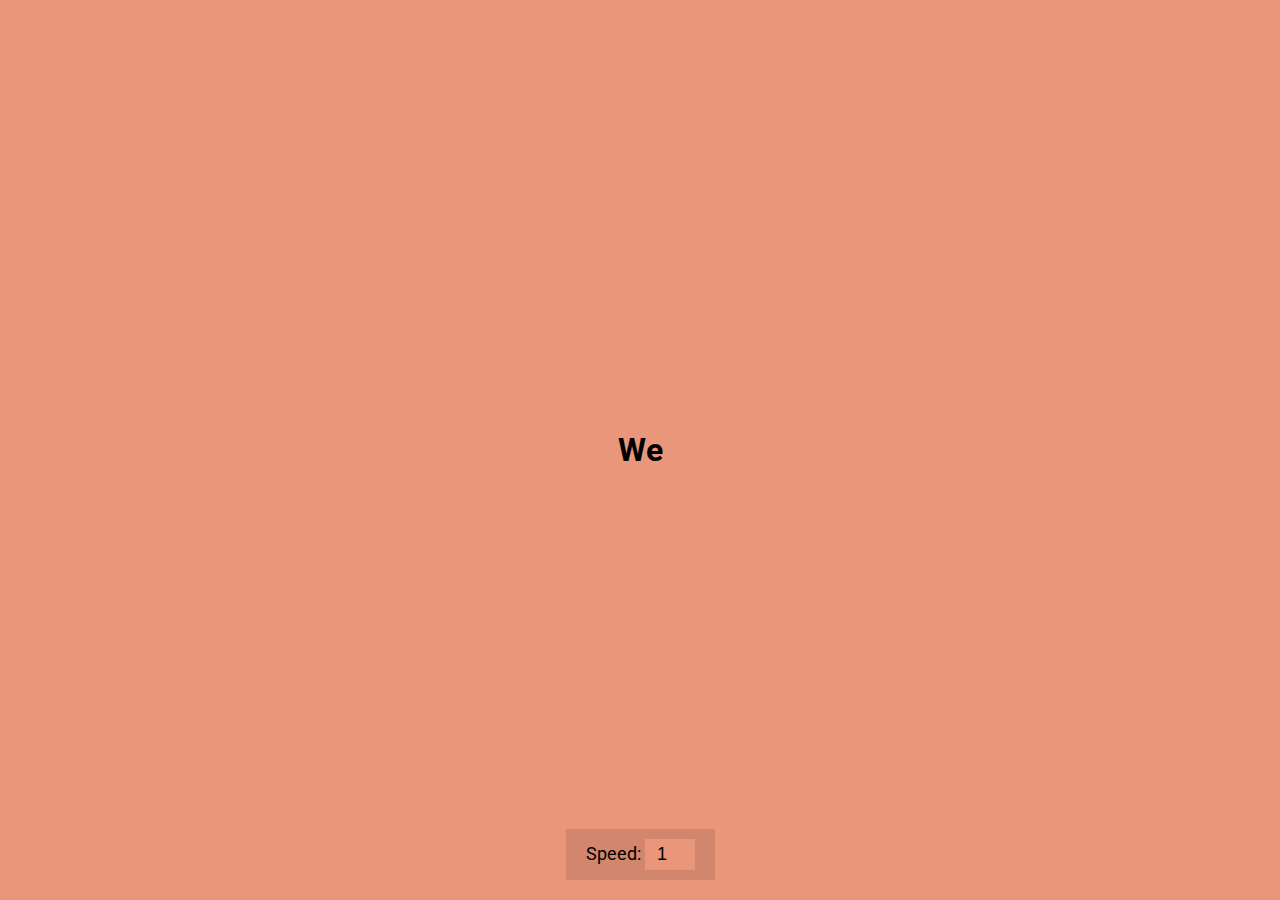
<file: 005_Text-Effect/index.html>
<!DOCTYPE html>
<html lang="en">
  <head>
    <meta charset="UTF-8" />
    <meta name="viewport" content="width=device-width, initial-scale=1.0" />
    <link rel="stylesheet" href="style.css" />
    <title>Auto Text Effect</title>
  </head>
  <body>
    <h1 id="text">Starting...</h1>

    <div>
      <label for="speed">Speed:</label>
      <input type="number" name="speed" id="speed" value="1" min="1" max="10" step="1">
    </div>

    <script src="script.js"></script>
  </body>
</html>
</file>
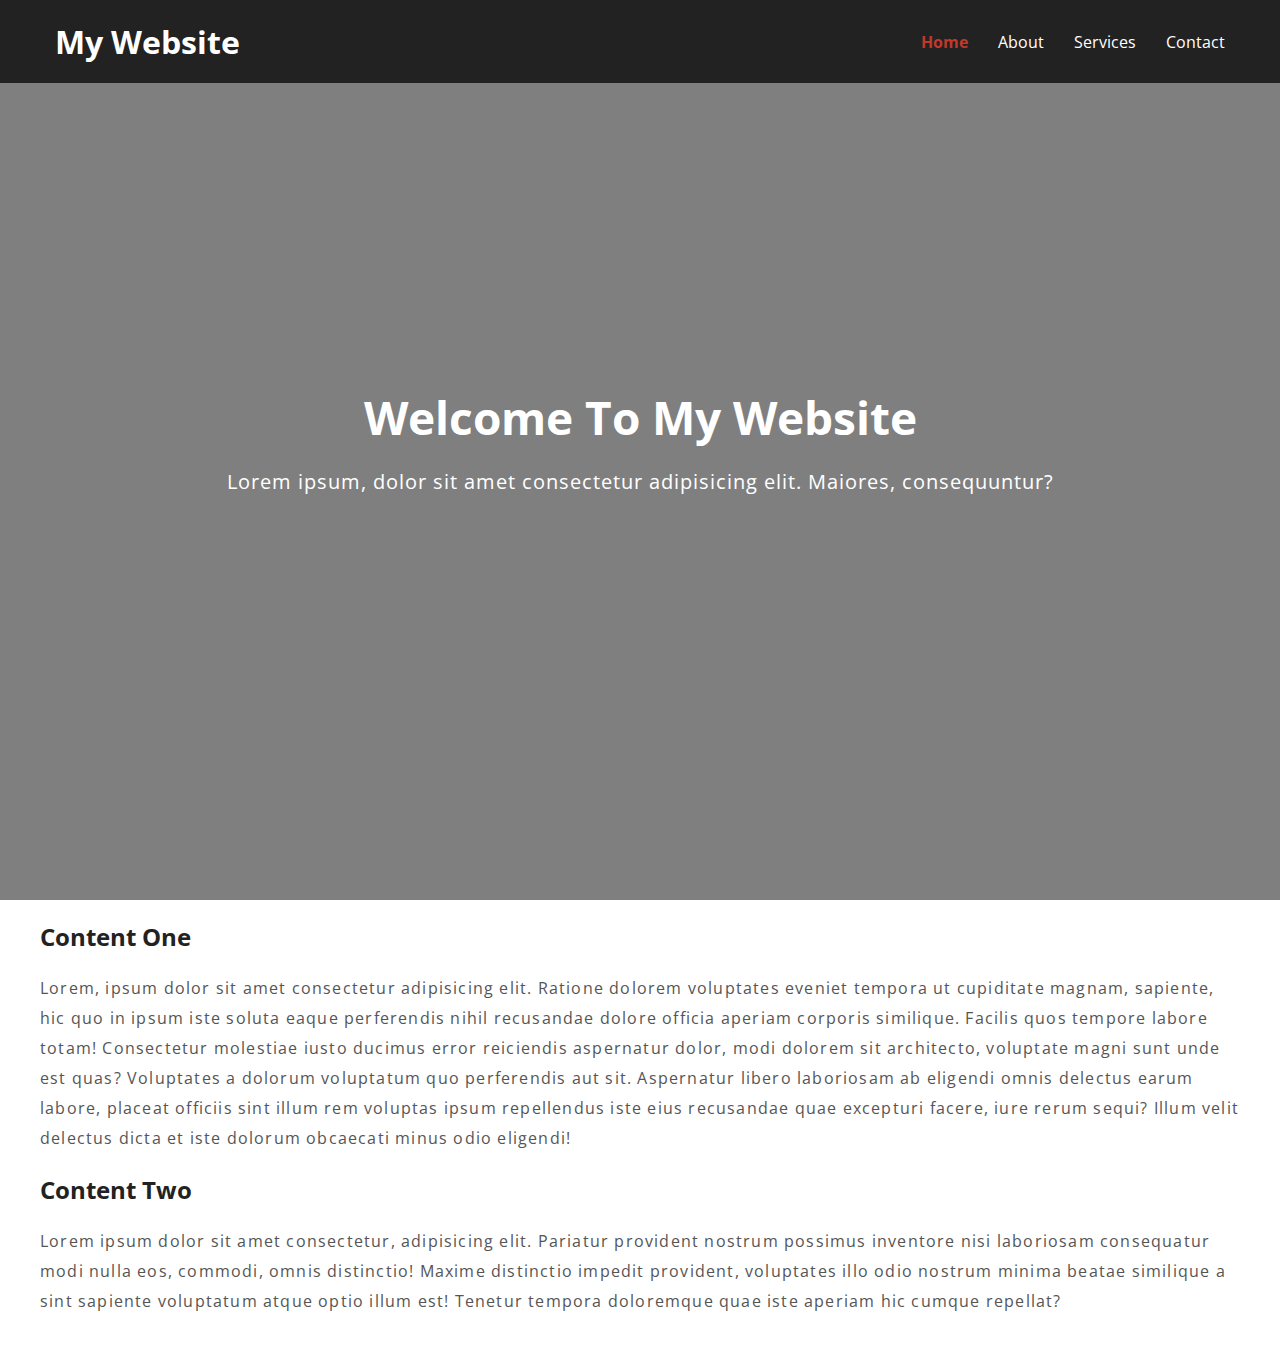
<file: 006_NavBar/index.html>
<!DOCTYPE html>
<html lang="en">
  <head>
    <meta charset="UTF-8" />
    <meta name="viewport" content="width=device-width, initial-scale=1.0" />
    <link rel="stylesheet" href="style.css" />
    <title>Sticky Navigation</title>
  </head>
  <body>
    <nav class="nav">
      <div class="container">
        <h1 class="logo"><a href="/index.html">My Website</a></h1>
        <ul>
          <li><a href="#" class="current">Home</a></li>
          <li><a href="#">About</a></li>
          <li><a href="#">Services</a></li>
          <li><a href="#">Contact</a></li>
        </ul>
      </div>
    </nav>

    <div class="hero">
      <div class="container">
        <h1>Welcome To My Website</h1>
        <p>Lorem ipsum, dolor sit amet consectetur adipisicing elit. Maiores, consequuntur?</p>
      </div>
    </div>

    <section class="container content">
      <h2>Content One</h2>
      <p>Lorem, ipsum dolor sit amet consectetur adipisicing elit. Ratione dolorem voluptates eveniet tempora ut cupiditate magnam, sapiente, hic quo in ipsum iste soluta eaque perferendis nihil recusandae dolore officia aperiam corporis similique. Facilis quos tempore labore totam! Consectetur molestiae iusto ducimus error reiciendis aspernatur dolor, modi dolorem sit architecto, voluptate magni sunt unde est quas? Voluptates a dolorum voluptatum quo perferendis aut sit. Aspernatur libero laboriosam ab eligendi omnis delectus earum labore, placeat officiis sint illum rem voluptas ipsum repellendus iste eius recusandae quae excepturi facere, iure rerum sequi? Illum velit delectus dicta et iste dolorum obcaecati minus odio eligendi!</p>

      <h3>Content Two</h3>
      <p>Lorem ipsum dolor sit amet consectetur, adipisicing elit. Pariatur provident nostrum possimus inventore nisi laboriosam consequatur modi nulla eos, commodi, omnis distinctio! Maxime distinctio impedit provident, voluptates illo odio nostrum minima beatae similique a sint sapiente voluptatum atque optio illum est! Tenetur tempora doloremque quae iste aperiam hic cumque repellat?</p>
    </section>

    <script src="script.js"></script>
  </body>
</html>
</file>
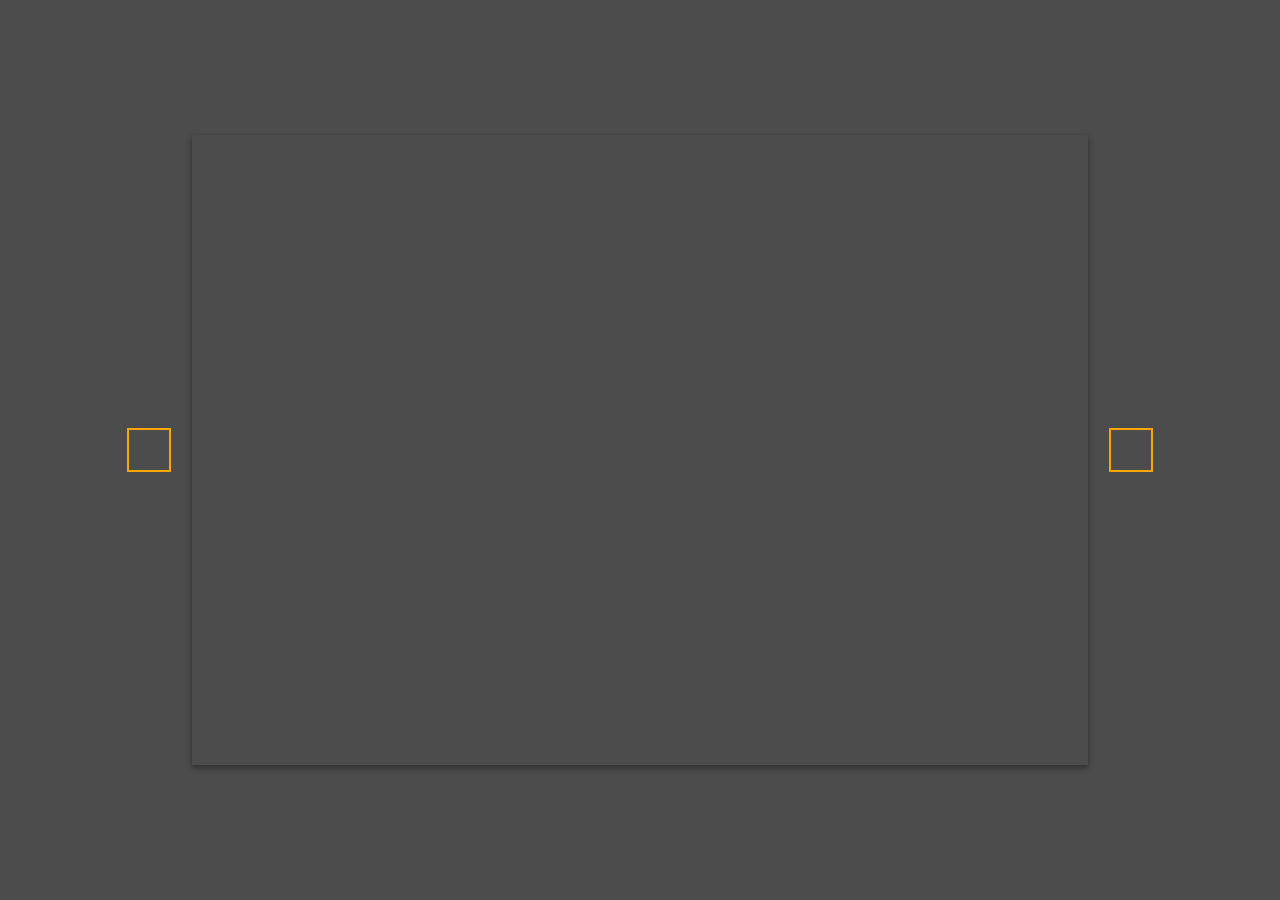
<file: 007_Slider/index.html>
<!DOCTYPE html>
<html lang="en">
  <head>
    <meta charset="UTF-8" />
    <meta name="viewport" content="width=device-width, initial-scale=1.0" />
    <link
      rel="stylesheet"
      href="https://cdnjs.cloudflare.com/ajax/libs/font-awesome/5.14.0/css/all.min.css"
      integrity="sha512-1PKOgIY59xJ8Co8+NE6FZ+LOAZKjy+KY8iq0G4B3CyeY6wYHN3yt9PW0XpSriVlkMXe40PTKnXrLnZ9+fkDaog=="
      crossorigin="anonymous"
    />
    <link rel="stylesheet" href="style.css" />
    <title>Background Slider</title>
  </head>
  <body>
    <div class="slider-container">
      <div
        class="slide active"
        style="
          background-image: url('https://images.unsplash.com/photo-1549880338-65ddcdfd017b?ixlib=rb-1.2.1&ixid=eyJhcHBfaWQiOjEyMDd9&auto=format&fit=crop&w=2100&q=80');
        "
      ></div>
      <div
        class="slide"
        style="
          background-image: url('https://images.unsplash.com/photo-1511593358241-7eea1f3c84e5?ixlib=rb-1.2.1&ixid=eyJhcHBfaWQiOjEyMDd9&auto=format&fit=crop&w=1934&q=80');
        "
      ></div>

      <div
        class="slide"
        style="
          background-image: url('https://images.unsplash.com/photo-1495467033336-2effd8753d51?ixlib=rb-1.2.1&ixid=eyJhcHBfaWQiOjEyMDd9&auto=format&fit=crop&w=2100&q=80');
        "
      ></div>

      <div
        class="slide"
        style="
          background-image: url('https://images.unsplash.com/photo-1522735338363-cc7313be0ae0?ixlib=rb-1.2.1&ixid=eyJhcHBfaWQiOjEyMDd9&auto=format&fit=crop&w=2689&q=80');
        "
      ></div>

      <div
        class="slide"
        style="
          background-image: url('https://images.unsplash.com/photo-1559087867-ce4c91325525?ixlib=rb-1.2.1&ixid=eyJhcHBfaWQiOjEyMDd9&auto=format&fit=crop&w=2100&q=80');
        "
      ></div>

      <button class="arrow left-arrow" id="left">
        <i class="fas fa-arrow-left"></i>
      </button>

      <button class="arrow right-arrow" id="right">
        <i class="fas fa-arrow-right"></i>
      </button>
    </div>
    <script src="script.js"></script>
  </body>
</html>
</file>
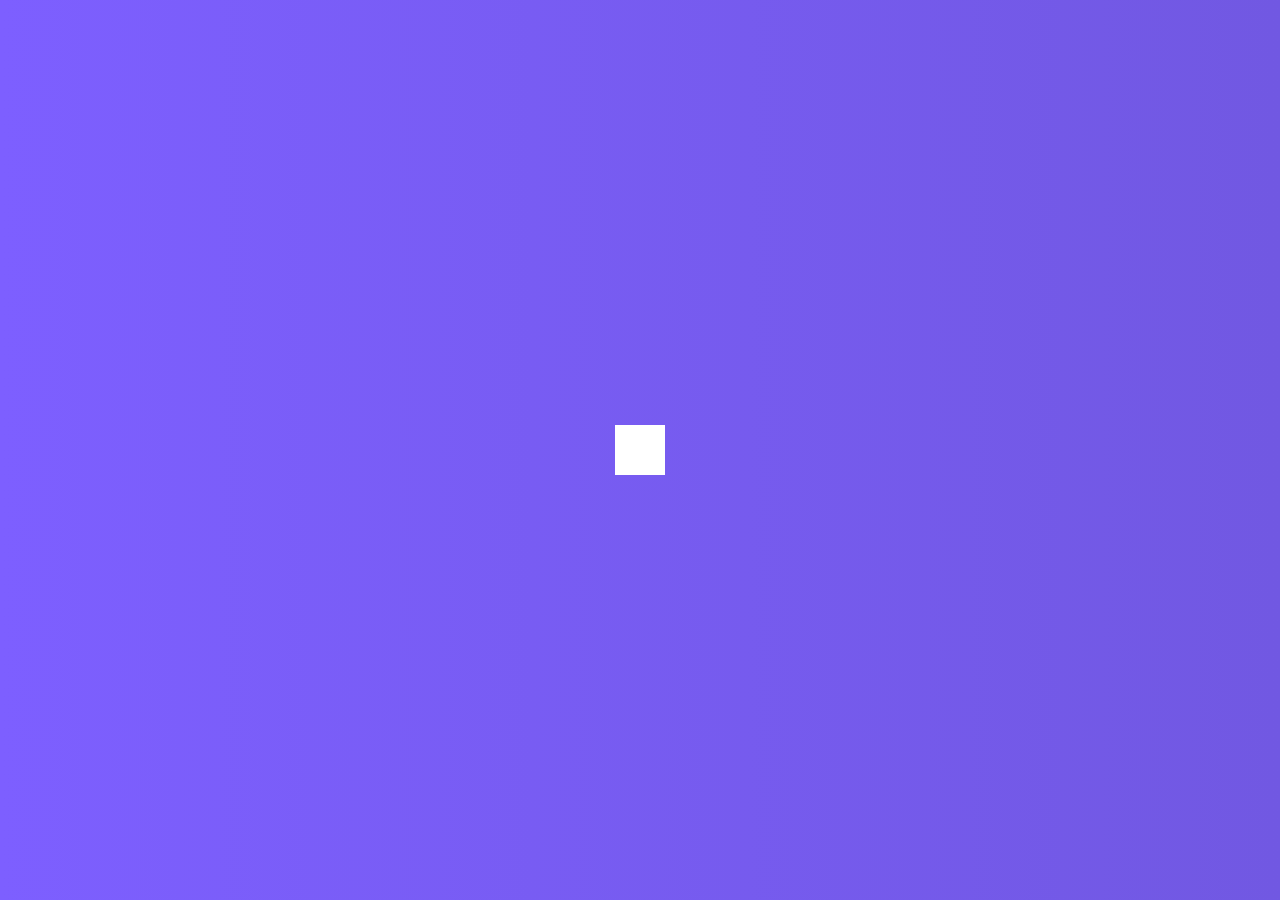
<file: 008_Search/index.html>
<!DOCTYPE html>
<html lang="en">
  <head>
    <meta charset="UTF-8" />
    <meta name="viewport" content="width=device-width, initial-scale=1.0" />
    <link rel="stylesheet" href="https://cdnjs.cloudflare.com/ajax/libs/font-awesome/5.14.0/css/all.min.css" integrity="sha512-1PKOgIY59xJ8Co8+NE6FZ+LOAZKjy+KY8iq0G4B3CyeY6wYHN3yt9PW0XpSriVlkMXe40PTKnXrLnZ9+fkDaog==" crossorigin="anonymous" />
    <link rel="stylesheet" href="style.css" />
    <title>Hidden Search</title>
  </head>
  <body>
    <div class="search">
      <input type="text" class="input" placeholder="Search...">
      <button class="btn">
        <i class="fas fa-search"></i>
      </button>
    </div>
    <script src="script.js"></script>
  </body>
</html>
</file>
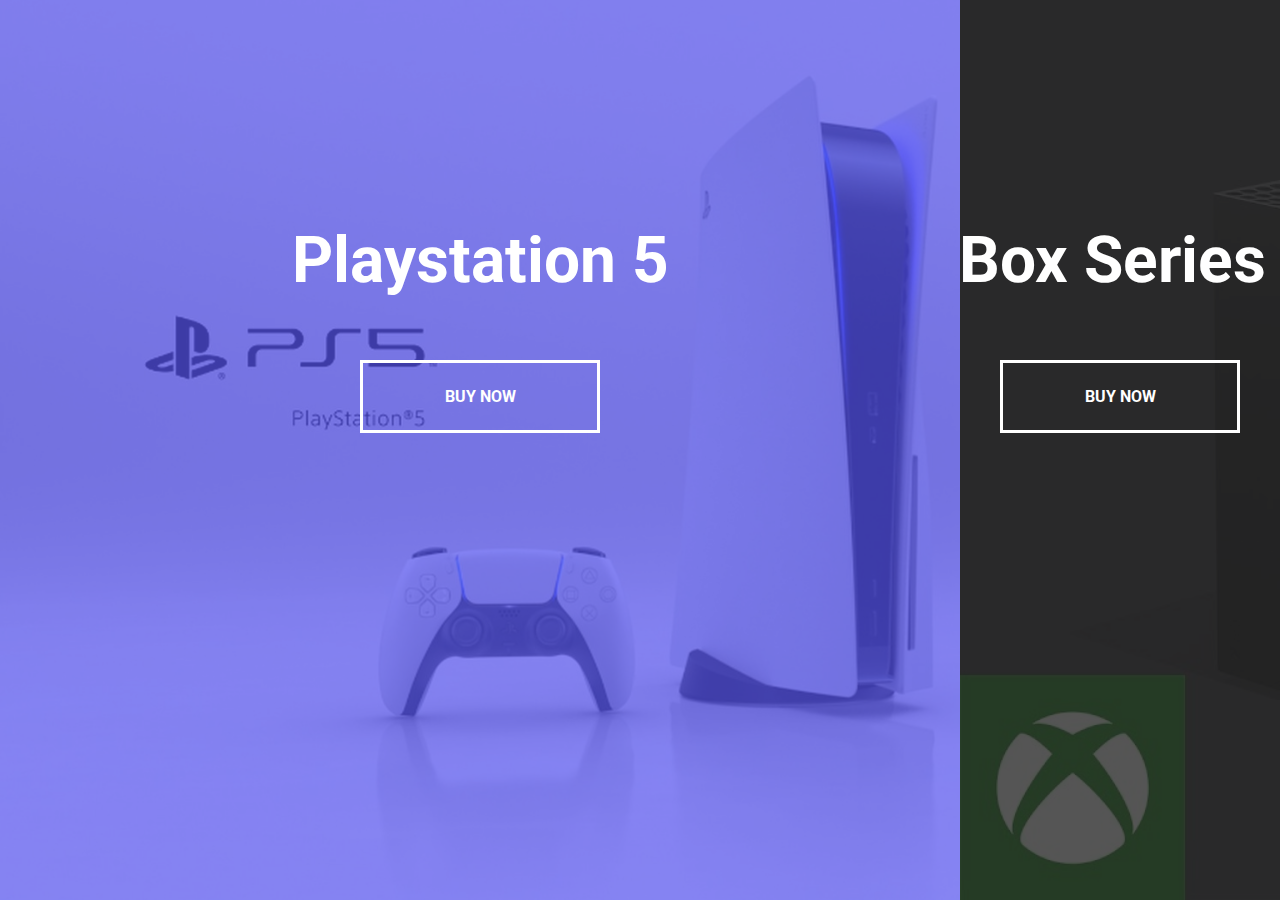
<file: 009_split-landing-page/index.html>
<!DOCTYPE html>
<html lang="en">
  <head>
    <meta charset="UTF-8" />
    <meta name="viewport" content="width=device-width, initial-scale=1.0" />
    <link rel="stylesheet" href="style.css" />
    <title>Split Landing Page
    </title>
  </head>
  <body>
    <div class="container">
      <div class="split left">
        <h1>Playstation 5</h1>
        <a href="#" class="btn">Buy Now</a>
      </div>
      <div class="split right">
        <h1>XBox Series X</h1>
        <a href="#" class="btn">Buy Now</a>
      </div>
    </div>

    <script src="script.js"></script>
  </body>
</html>
</file>
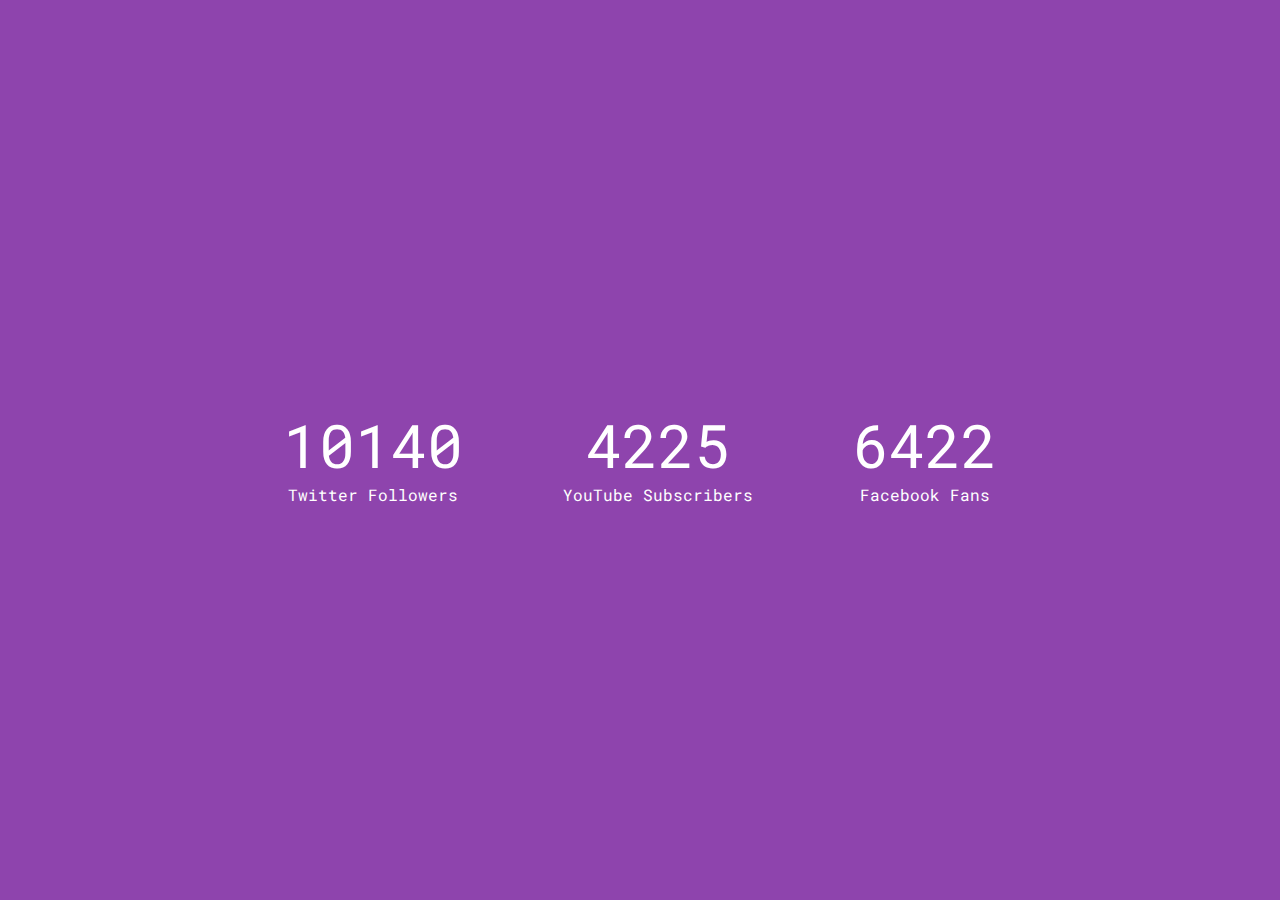
<file: 011_incrementing-counter/index.html>
<!DOCTYPE html>
<html lang="en">
  <head>
    <meta charset="UTF-8" />
    <meta name="viewport" content="width=device-width, initial-scale=1.0" />
    <link rel="stylesheet" href="https://cdnjs.cloudflare.com/ajax/libs/font-awesome/5.14.0/css/all.min.css" integrity="sha512-1PKOgIY59xJ8Co8+NE6FZ+LOAZKjy+KY8iq0G4B3CyeY6wYHN3yt9PW0XpSriVlkMXe40PTKnXrLnZ9+fkDaog==" crossorigin="anonymous" />
    <link rel="stylesheet" href="style.css" />
    <title>Increment Counter</title>
  </head>
  <body>
    <div class="counter-container">
      <i class="fab fa-twitter fa-3x"></i>
      <div class="counter" data-target="12000"></div>
      <span>Twitter Followers</span>
    </div>

    <div class="counter-container">
      <i class="fab fa-youtube fa-3x"></i>
      <div class="counter" data-target="5000"></div>
      <span>YouTube Subscribers</span>
    </div>

    <div class="counter-container">
      <i class="fab fa-facebook fa-3x"></i>
      <div class="counter" data-target="7500"></div>
      <span>Facebook Fans</span>
    </div>
    <script src="script.js"></script>
  </body>
</html>
</file>
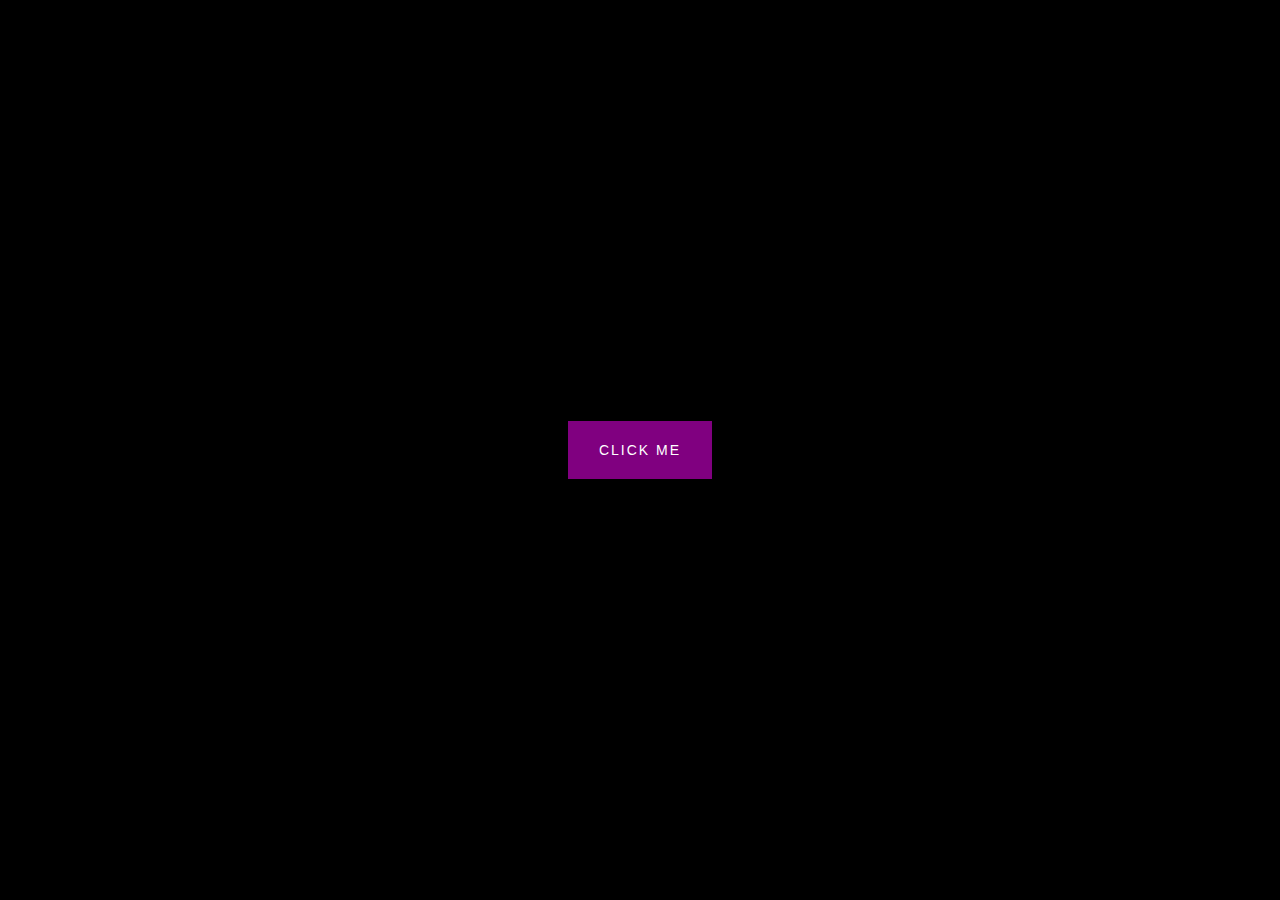
<file: 012_button-ripple-effect/index.html>
<!DOCTYPE html>
<html lang="en">
  <head>
    <meta charset="UTF-8" />
    <meta name="viewport" content="width=device-width, initial-scale=1.0" />
    <link rel="stylesheet" href="style.css" />
    <title>Button Ripple Effect</title>
  </head>
  <body>
    <button class="ripple">Click Me</button>
    <script src="script.js"></script>
  </body>
</html>
</file>
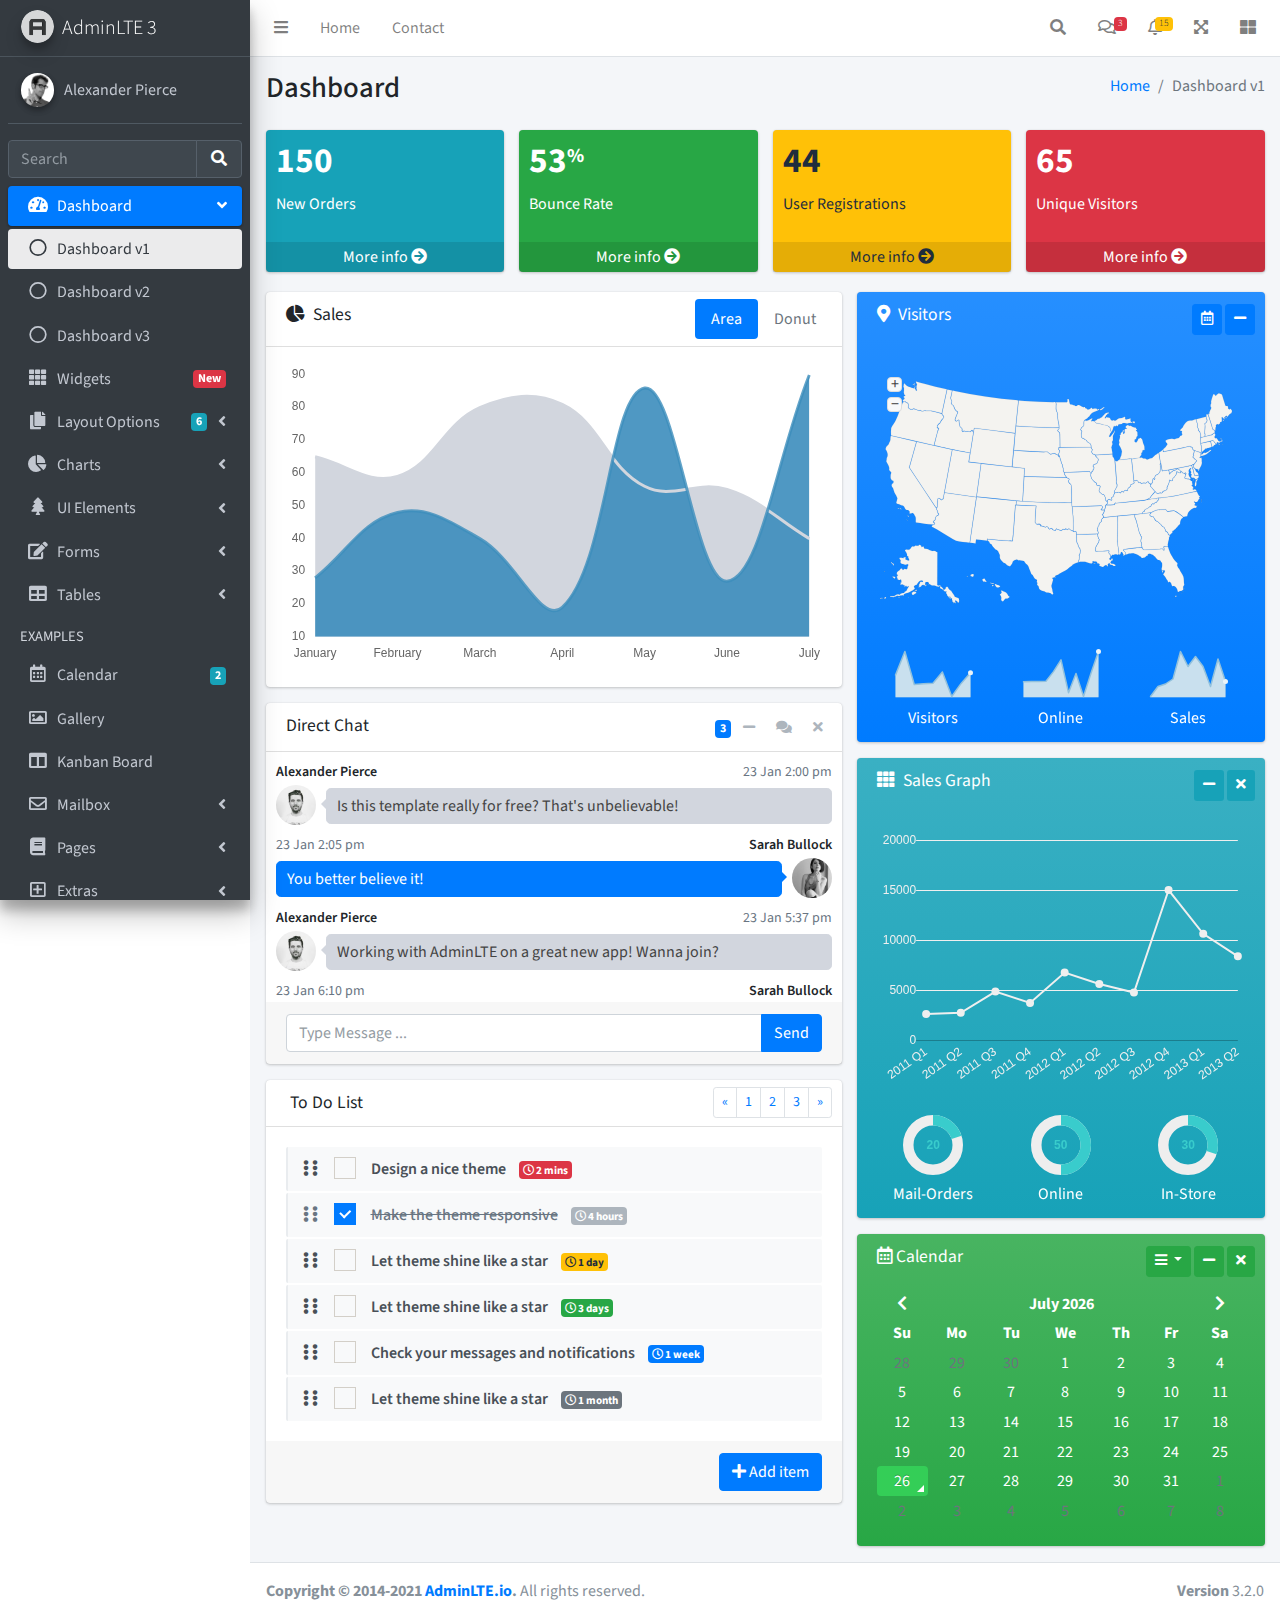
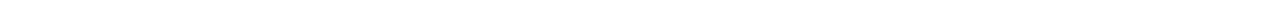
<file: 013_AdminLTE/index.html>
<!DOCTYPE html>
<html lang="en">
<head>
  <meta charset="utf-8">
  <meta name="viewport" content="width=device-width, initial-scale=1">
  <title>AdminLTE 3 | Dashboard</title>

  <!-- Google Font: Source Sans Pro -->
  <link rel="stylesheet" href="https://fonts.googleapis.com/css?family=Source+Sans+Pro:300,400,400i,700&display=fallback">
  <!-- Font Awesome -->
  <link rel="stylesheet" href="plugins/fontawesome-free/css/all.min.css">
  <!-- Ionicons -->
  <link rel="stylesheet" href="https://code.ionicframework.com/ionicons/2.0.1/css/ionicons.min.css">
  <!-- Tempusdominus Bootstrap 4 -->
  <link rel="stylesheet" href="plugins/tempusdominus-bootstrap-4/css/tempusdominus-bootstrap-4.min.css">
  <!-- iCheck -->
  <link rel="stylesheet" href="plugins/icheck-bootstrap/icheck-bootstrap.min.css">
  <!-- JQVMap -->
  <link rel="stylesheet" href="plugins/jqvmap/jqvmap.min.css">
  <!-- Theme style -->
  <link rel="stylesheet" href="dist/css/adminlte.min.css">
  <!-- overlayScrollbars -->
  <link rel="stylesheet" href="plugins/overlayScrollbars/css/OverlayScrollbars.min.css">
  <!-- Daterange picker -->
  <link rel="stylesheet" href="plugins/daterangepicker/daterangepicker.css">
  <!-- summernote -->
  <link rel="stylesheet" href="plugins/summernote/summernote-bs4.min.css">
</head>
<body class="hold-transition sidebar-mini layout-fixed">
<div class="wrapper">

  <!-- Preloader -->
  <div class="preloader flex-column justify-content-center align-items-center">
    <img class="animation__shake" src="dist/img/AdminLTELogo.png" alt="AdminLTELogo" height="60" width="60">
  </div>

  <!-- Navbar -->
  <nav class="main-header navbar navbar-expand navbar-white navbar-light">
    <!-- Left navbar links -->
    <ul class="navbar-nav">
      <li class="nav-item">
        <a class="nav-link" data-widget="pushmenu" href="#" role="button"><i class="fas fa-bars"></i></a>
      </li>
      <li class="nav-item d-none d-sm-inline-block">
        <a href="index3.html" class="nav-link">Home</a>
      </li>
      <li class="nav-item d-none d-sm-inline-block">
        <a href="#" class="nav-link">Contact</a>
      </li>
    </ul>

    <!-- Right navbar links -->
    <ul class="navbar-nav ml-auto">
      <!-- Navbar Search -->
      <li class="nav-item">
        <a class="nav-link" data-widget="navbar-search" href="#" role="button">
          <i class="fas fa-search"></i>
        </a>
        <div class="navbar-search-block">
          <form class="form-inline">
            <div class="input-group input-group-sm">
              <input class="form-control form-control-navbar" type="search" placeholder="Search" aria-label="Search">
              <div class="input-group-append">
                <button class="btn btn-navbar" type="submit">
                  <i class="fas fa-search"></i>
                </button>
                <button class="btn btn-navbar" type="button" data-widget="navbar-search">
                  <i class="fas fa-times"></i>
                </button>
              </div>
            </div>
          </form>
        </div>
      </li>

      <!-- Messages Dropdown Menu -->
      <li class="nav-item dropdown">
        <a class="nav-link" data-toggle="dropdown" href="#">
          <i class="far fa-comments"></i>
          <span class="badge badge-danger navbar-badge">3</span>
        </a>
        <div class="dropdown-menu dropdown-menu-lg dropdown-menu-right">
          <a href="#" class="dropdown-item">
            <!-- Message Start -->
            <div class="media">
              <img src="dist/img/user1-128x128.jpg" alt="User Avatar" class="img-size-50 mr-3 img-circle">
              <div class="media-body">
                <h3 class="dropdown-item-title">
                  Brad Diesel
                  <span class="float-right text-sm text-danger"><i class="fas fa-star"></i></span>
                </h3>
                <p class="text-sm">Call me whenever you can...</p>
                <p class="text-sm text-muted"><i class="far fa-clock mr-1"></i> 4 Hours Ago</p>
              </div>
            </div>
            <!-- Message End -->
          </a>
          <div class="dropdown-divider"></div>
          <a href="#" class="dropdown-item">
            <!-- Message Start -->
            <div class="media">
              <img src="dist/img/user8-128x128.jpg" alt="User Avatar" class="img-size-50 img-circle mr-3">
              <div class="media-body">
                <h3 class="dropdown-item-title">
                  John Pierce
                  <span class="float-right text-sm text-muted"><i class="fas fa-star"></i></span>
                </h3>
                <p class="text-sm">I got your message bro</p>
                <p class="text-sm text-muted"><i class="far fa-clock mr-1"></i> 4 Hours Ago</p>
              </div>
            </div>
            <!-- Message End -->
          </a>
          <div class="dropdown-divider"></div>
          <a href="#" class="dropdown-item">
            <!-- Message Start -->
            <div class="media">
              <img src="dist/img/user3-128x128.jpg" alt="User Avatar" class="img-size-50 img-circle mr-3">
              <div class="media-body">
                <h3 class="dropdown-item-title">
                  Nora Silvester
                  <span class="float-right text-sm text-warning"><i class="fas fa-star"></i></span>
                </h3>
                <p class="text-sm">The subject goes here</p>
                <p class="text-sm text-muted"><i class="far fa-clock mr-1"></i> 4 Hours Ago</p>
              </div>
            </div>
            <!-- Message End -->
          </a>
          <div class="dropdown-divider"></div>
          <a href="#" class="dropdown-item dropdown-footer">See All Messages</a>
        </div>
      </li>
      <!-- Notifications Dropdown Menu -->
      <li class="nav-item dropdown">
        <a class="nav-link" data-toggle="dropdown" href="#">
          <i class="far fa-bell"></i>
          <span class="badge badge-warning navbar-badge">15</span>
        </a>
        <div class="dropdown-menu dropdown-menu-lg dropdown-menu-right">
          <span class="dropdown-item dropdown-header">15 Notifications</span>
          <div class="dropdown-divider"></div>
          <a href="#" class="dropdown-item">
            <i class="fas fa-envelope mr-2"></i> 4 new messages
            <span class="float-right text-muted text-sm">3 mins</span>
          </a>
          <div class="dropdown-divider"></div>
          <a href="#" class="dropdown-item">
            <i class="fas fa-users mr-2"></i> 8 friend requests
            <span class="float-right text-muted text-sm">12 hours</span>
          </a>
          <div class="dropdown-divider"></div>
          <a href="#" class="dropdown-item">
            <i class="fas fa-file mr-2"></i> 3 new reports
            <span class="float-right text-muted text-sm">2 days</span>
          </a>
          <div class="dropdown-divider"></div>
          <a href="#" class="dropdown-item dropdown-footer">See All Notifications</a>
        </div>
      </li>
      <li class="nav-item">
        <a class="nav-link" data-widget="fullscreen" href="#" role="button">
          <i class="fas fa-expand-arrows-alt"></i>
        </a>
      </li>
      <li class="nav-item">
        <a class="nav-link" data-widget="control-sidebar" data-controlsidebar-slide="true" href="#" role="button">
          <i class="fas fa-th-large"></i>
        </a>
      </li>
    </ul>
  </nav>
  <!-- /.navbar -->

  <!-- Main Sidebar Container -->
  <aside class="main-sidebar sidebar-dark-primary elevation-4">
    <!-- Brand Logo -->
    <a href="index3.html" class="brand-link">
      <img src="dist/img/AdminLTELogo.png" alt="AdminLTE Logo" class="brand-image img-circle elevation-3" style="opacity: .8">
      <span class="brand-text font-weight-light">AdminLTE 3</span>
    </a>

    <!-- Sidebar -->
    <div class="sidebar">
      <!-- Sidebar user panel (optional) -->
      <div class="user-panel mt-3 pb-3 mb-3 d-flex">
        <div class="image">
          <img src="dist/img/user2-160x160.jpg" class="img-circle elevation-2" alt="User Image">
        </div>
        <div class="info">
          <a href="#" class="d-block">Alexander Pierce</a>
        </div>
      </div>

      <!-- SidebarSearch Form -->
      <div class="form-inline">
        <div class="input-group" data-widget="sidebar-search">
          <input class="form-control form-control-sidebar" type="search" placeholder="Search" aria-label="Search">
          <div class="input-group-append">
            <button class="btn btn-sidebar">
              <i class="fas fa-search fa-fw"></i>
            </button>
          </div>
        </div>
      </div>

      <!-- Sidebar Menu -->
      <nav class="mt-2">
        <ul class="nav nav-pills nav-sidebar flex-column" data-widget="treeview" role="menu" data-accordion="false">
          <!-- Add icons to the links using the .nav-icon class
               with font-awesome or any other icon font library -->
          <li class="nav-item menu-open">
            <a href="#" class="nav-link active">
              <i class="nav-icon fas fa-tachometer-alt"></i>
              <p>
                Dashboard
                <i class="right fas fa-angle-left"></i>
              </p>
            </a>
            <ul class="nav nav-treeview">
              <li class="nav-item">
                <a href="./index.html" class="nav-link active">
                  <i class="far fa-circle nav-icon"></i>
                  <p>Dashboard v1</p>
                </a>
              </li>
              <li class="nav-item">
                <a href="./index2.html" class="nav-link">
                  <i class="far fa-circle nav-icon"></i>
                  <p>Dashboard v2</p>
                </a>
              </li>
              <li class="nav-item">
                <a href="./index3.html" class="nav-link">
                  <i class="far fa-circle nav-icon"></i>
                  <p>Dashboard v3</p>
                </a>
              </li>
            </ul>
          </li>
          <li class="nav-item">
            <a href="pages/widgets.html" class="nav-link">
              <i class="nav-icon fas fa-th"></i>
              <p>
                Widgets
                <span class="right badge badge-danger">New</span>
              </p>
            </a>
          </li>
          <li class="nav-item">
            <a href="#" class="nav-link">
              <i class="nav-icon fas fa-copy"></i>
              <p>
                Layout Options
                <i class="fas fa-angle-left right"></i>
                <span class="badge badge-info right">6</span>
              </p>
            </a>
            <ul class="nav nav-treeview">
              <li class="nav-item">
                <a href="pages/layout/top-nav.html" class="nav-link">
                  <i class="far fa-circle nav-icon"></i>
                  <p>Top Navigation</p>
                </a>
              </li>
              <li class="nav-item">
                <a href="pages/layout/top-nav-sidebar.html" class="nav-link">
                  <i class="far fa-circle nav-icon"></i>
                  <p>Top Navigation + Sidebar</p>
                </a>
              </li>
              <li class="nav-item">
                <a href="pages/layout/boxed.html" class="nav-link">
                  <i class="far fa-circle nav-icon"></i>
                  <p>Boxed</p>
                </a>
              </li>
              <li class="nav-item">
                <a href="pages/layout/fixed-sidebar.html" class="nav-link">
                  <i class="far fa-circle nav-icon"></i>
                  <p>Fixed Sidebar</p>
                </a>
              </li>
              <li class="nav-item">
                <a href="pages/layout/fixed-sidebar-custom.html" class="nav-link">
                  <i class="far fa-circle nav-icon"></i>
                  <p>Fixed Sidebar <small>+ Custom Area</small></p>
                </a>
              </li>
              <li class="nav-item">
                <a href="pages/layout/fixed-topnav.html" class="nav-link">
                  <i class="far fa-circle nav-icon"></i>
                  <p>Fixed Navbar</p>
                </a>
              </li>
              <li class="nav-item">
                <a href="pages/layout/fixed-footer.html" class="nav-link">
                  <i class="far fa-circle nav-icon"></i>
                  <p>Fixed Footer</p>
                </a>
              </li>
              <li class="nav-item">
                <a href="pages/layout/collapsed-sidebar.html" class="nav-link">
                  <i class="far fa-circle nav-icon"></i>
                  <p>Collapsed Sidebar</p>
                </a>
              </li>
            </ul>
          </li>
          <li class="nav-item">
            <a href="#" class="nav-link">
              <i class="nav-icon fas fa-chart-pie"></i>
              <p>
                Charts
                <i class="right fas fa-angle-left"></i>
              </p>
            </a>
            <ul class="nav nav-treeview">
              <li class="nav-item">
                <a href="pages/charts/chartjs.html" class="nav-link">
                  <i class="far fa-circle nav-icon"></i>
                  <p>ChartJS</p>
                </a>
              </li>
              <li class="nav-item">
                <a href="pages/charts/flot.html" class="nav-link">
                  <i class="far fa-circle nav-icon"></i>
                  <p>Flot</p>
                </a>
              </li>
              <li class="nav-item">
                <a href="pages/charts/inline.html" class="nav-link">
                  <i class="far fa-circle nav-icon"></i>
                  <p>Inline</p>
                </a>
              </li>
              <li class="nav-item">
                <a href="pages/charts/uplot.html" class="nav-link">
                  <i class="far fa-circle nav-icon"></i>
                  <p>uPlot</p>
                </a>
              </li>
            </ul>
          </li>
          <li class="nav-item">
            <a href="#" class="nav-link">
              <i class="nav-icon fas fa-tree"></i>
              <p>
                UI Elements
                <i class="fas fa-angle-left right"></i>
              </p>
            </a>
            <ul class="nav nav-treeview">
              <li class="nav-item">
                <a href="pages/UI/general.html" class="nav-link">
                  <i class="far fa-circle nav-icon"></i>
                  <p>General</p>
                </a>
              </li>
              <li class="nav-item">
                <a href="pages/UI/icons.html" class="nav-link">
                  <i class="far fa-circle nav-icon"></i>
                  <p>Icons</p>
                </a>
              </li>
              <li class="nav-item">
                <a href="pages/UI/buttons.html" class="nav-link">
                  <i class="far fa-circle nav-icon"></i>
                  <p>Buttons</p>
                </a>
              </li>
              <li class="nav-item">
                <a href="pages/UI/sliders.html" class="nav-link">
                  <i class="far fa-circle nav-icon"></i>
                  <p>Sliders</p>
                </a>
              </li>
              <li class="nav-item">
                <a href="pages/UI/modals.html" class="nav-link">
                  <i class="far fa-circle nav-icon"></i>
                  <p>Modals & Alerts</p>
                </a>
              </li>
              <li class="nav-item">
                <a href="pages/UI/navbar.html" class="nav-link">
                  <i class="far fa-circle nav-icon"></i>
                  <p>Navbar & Tabs</p>
                </a>
              </li>
              <li class="nav-item">
                <a href="pages/UI/timeline.html" class="nav-link">
                  <i class="far fa-circle nav-icon"></i>
                  <p>Timeline</p>
                </a>
              </li>
              <li class="nav-item">
                <a href="pages/UI/ribbons.html" class="nav-link">
                  <i class="far fa-circle nav-icon"></i>
                  <p>Ribbons</p>
                </a>
              </li>
            </ul>
          </li>
          <li class="nav-item">
            <a href="#" class="nav-link">
              <i class="nav-icon fas fa-edit"></i>
              <p>
                Forms
                <i class="fas fa-angle-left right"></i>
              </p>
            </a>
            <ul class="nav nav-treeview">
              <li class="nav-item">
                <a href="pages/forms/general.html" class="nav-link">
                  <i class="far fa-circle nav-icon"></i>
                  <p>General Elements</p>
                </a>
              </li>
              <li class="nav-item">
                <a href="pages/forms/advanced.html" class="nav-link">
                  <i class="far fa-circle nav-icon"></i>
                  <p>Advanced Elements</p>
                </a>
              </li>
              <li class="nav-item">
                <a href="pages/forms/editors.html" class="nav-link">
                  <i class="far fa-circle nav-icon"></i>
                  <p>Editors</p>
                </a>
              </li>
              <li class="nav-item">
                <a href="pages/forms/validation.html" class="nav-link">
                  <i class="far fa-circle nav-icon"></i>
                  <p>Validation</p>
                </a>
              </li>
            </ul>
          </li>
          <li class="nav-item">
            <a href="#" class="nav-link">
              <i class="nav-icon fas fa-table"></i>
              <p>
                Tables
                <i class="fas fa-angle-left right"></i>
              </p>
            </a>
            <ul class="nav nav-treeview">
              <li class="nav-item">
                <a href="pages/tables/simple.html" class="nav-link">
                  <i class="far fa-circle nav-icon"></i>
                  <p>Simple Tables</p>
                </a>
              </li>
              <li class="nav-item">
                <a href="pages/tables/data.html" class="nav-link">
                  <i class="far fa-circle nav-icon"></i>
                  <p>DataTables</p>
                </a>
              </li>
              <li class="nav-item">
                <a href="pages/tables/jsgrid.html" class="nav-link">
                  <i class="far fa-circle nav-icon"></i>
                  <p>jsGrid</p>
                </a>
              </li>
            </ul>
          </li>
          <li class="nav-header">EXAMPLES</li>
          <li class="nav-item">
            <a href="pages/calendar.html" class="nav-link">
              <i class="nav-icon far fa-calendar-alt"></i>
              <p>
                Calendar
                <span class="badge badge-info right">2</span>
              </p>
            </a>
          </li>
          <li class="nav-item">
            <a href="pages/gallery.html" class="nav-link">
              <i class="nav-icon far fa-image"></i>
              <p>
                Gallery
              </p>
            </a>
          </li>
          <li class="nav-item">
            <a href="pages/kanban.html" class="nav-link">
              <i class="nav-icon fas fa-columns"></i>
              <p>
                Kanban Board
              </p>
            </a>
          </li>
          <li class="nav-item">
            <a href="#" class="nav-link">
              <i class="nav-icon far fa-envelope"></i>
              <p>
                Mailbox
                <i class="fas fa-angle-left right"></i>
              </p>
            </a>
            <ul class="nav nav-treeview">
              <li class="nav-item">
                <a href="pages/mailbox/mailbox.html" class="nav-link">
                  <i class="far fa-circle nav-icon"></i>
                  <p>Inbox</p>
                </a>
              </li>
              <li class="nav-item">
                <a href="pages/mailbox/compose.html" class="nav-link">
                  <i class="far fa-circle nav-icon"></i>
                  <p>Compose</p>
                </a>
              </li>
              <li class="nav-item">
                <a href="pages/mailbox/read-mail.html" class="nav-link">
                  <i class="far fa-circle nav-icon"></i>
                  <p>Read</p>
                </a>
              </li>
            </ul>
          </li>
          <li class="nav-item">
            <a href="#" class="nav-link">
              <i class="nav-icon fas fa-book"></i>
              <p>
                Pages
                <i class="fas fa-angle-left right"></i>
              </p>
            </a>
            <ul class="nav nav-treeview">
              <li class="nav-item">
                <a href="pages/examples/invoice.html" class="nav-link">
                  <i class="far fa-circle nav-icon"></i>
                  <p>Invoice</p>
                </a>
              </li>
              <li class="nav-item">
                <a href="pages/examples/profile.html" class="nav-link">
                  <i class="far fa-circle nav-icon"></i>
                  <p>Profile</p>
                </a>
              </li>
              <li class="nav-item">
                <a href="pages/examples/e-commerce.html" class="nav-link">
                  <i class="far fa-circle nav-icon"></i>
                  <p>E-commerce</p>
                </a>
              </li>
              <li class="nav-item">
                <a href="pages/examples/projects.html" class="nav-link">
                  <i class="far fa-circle nav-icon"></i>
                  <p>Projects</p>
                </a>
              </li>
              <li class="nav-item">
                <a href="pages/examples/project-add.html" class="nav-link">
                  <i class="far fa-circle nav-icon"></i>
                  <p>Project Add</p>
                </a>
              </li>
              <li class="nav-item">
                <a href="pages/examples/project-edit.html" class="nav-link">
                  <i class="far fa-circle nav-icon"></i>
                  <p>Project Edit</p>
                </a>
              </li>
              <li class="nav-item">
                <a href="pages/examples/project-detail.html" class="nav-link">
                  <i class="far fa-circle nav-icon"></i>
                  <p>Project Detail</p>
                </a>
              </li>
              <li class="nav-item">
                <a href="pages/examples/contacts.html" class="nav-link">
                  <i class="far fa-circle nav-icon"></i>
                  <p>Contacts</p>
                </a>
              </li>
              <li class="nav-item">
                <a href="pages/examples/faq.html" class="nav-link">
                  <i class="far fa-circle nav-icon"></i>
                  <p>FAQ</p>
                </a>
              </li>
              <li class="nav-item">
                <a href="pages/examples/contact-us.html" class="nav-link">
                  <i class="far fa-circle nav-icon"></i>
                  <p>Contact us</p>
                </a>
              </li>
            </ul>
          </li>
          <li class="nav-item">
            <a href="#" class="nav-link">
              <i class="nav-icon far fa-plus-square"></i>
              <p>
                Extras
                <i class="fas fa-angle-left right"></i>
              </p>
            </a>
            <ul class="nav nav-treeview">
              <li class="nav-item">
                <a href="#" class="nav-link">
                  <i class="far fa-circle nav-icon"></i>
                  <p>
                    Login & Register v1
                    <i class="fas fa-angle-left right"></i>
                  </p>
                </a>
                <ul class="nav nav-treeview">
                  <li class="nav-item">
                    <a href="pages/examples/login.html" class="nav-link">
                      <i class="far fa-circle nav-icon"></i>
                      <p>Login v1</p>
                    </a>
                  </li>
                  <li class="nav-item">
                    <a href="pages/examples/register.html" class="nav-link">
                      <i class="far fa-circle nav-icon"></i>
                      <p>Register v1</p>
                    </a>
                  </li>
                  <li class="nav-item">
                    <a href="pages/examples/forgot-password.html" class="nav-link">
                      <i class="far fa-circle nav-icon"></i>
                      <p>Forgot Password v1</p>
                    </a>
                  </li>
                  <li class="nav-item">
                    <a href="pages/examples/recover-password.html" class="nav-link">
                      <i class="far fa-circle nav-icon"></i>
                      <p>Recover Password v1</p>
                    </a>
                  </li>
                </ul>
              </li>
              <li class="nav-item">
                <a href="#" class="nav-link">
                  <i class="far fa-circle nav-icon"></i>
                  <p>
                    Login & Register v2
                    <i class="fas fa-angle-left right"></i>
                  </p>
                </a>
                <ul class="nav nav-treeview">
                  <li class="nav-item">
                    <a href="pages/examples/login-v2.html" class="nav-link">
                      <i class="far fa-circle nav-icon"></i>
                      <p>Login v2</p>
                    </a>
                  </li>
                  <li class="nav-item">
                    <a href="pages/examples/register-v2.html" class="nav-link">
                      <i class="far fa-circle nav-icon"></i>
                      <p>Register v2</p>
                    </a>
                  </li>
                  <li class="nav-item">
                    <a href="pages/examples/forgot-password-v2.html" class="nav-link">
                      <i class="far fa-circle nav-icon"></i>
                      <p>Forgot Password v2</p>
                    </a>
                  </li>
                  <li class="nav-item">
                    <a href="pages/examples/recover-password-v2.html" class="nav-link">
                      <i class="far fa-circle nav-icon"></i>
                      <p>Recover Password v2</p>
                    </a>
                  </li>
                </ul>
              </li>
              <li class="nav-item">
                <a href="pages/examples/lockscreen.html" class="nav-link">
                  <i class="far fa-circle nav-icon"></i>
                  <p>Lockscreen</p>
                </a>
              </li>
              <li class="nav-item">
                <a href="pages/examples/legacy-user-menu.html" class="nav-link">
                  <i class="far fa-circle nav-icon"></i>
                  <p>Legacy User Menu</p>
                </a>
              </li>
              <li class="nav-item">
                <a href="pages/examples/language-menu.html" class="nav-link">
                  <i class="far fa-circle nav-icon"></i>
                  <p>Language Menu</p>
                </a>
              </li>
              <li class="nav-item">
                <a href="pages/examples/404.html" class="nav-link">
                  <i class="far fa-circle nav-icon"></i>
                  <p>Error 404</p>
                </a>
              </li>
              <li class="nav-item">
                <a href="pages/examples/500.html" class="nav-link">
                  <i class="far fa-circle nav-icon"></i>
                  <p>Error 500</p>
                </a>
              </li>
              <li class="nav-item">
                <a href="pages/examples/pace.html" class="nav-link">
                  <i class="far fa-circle nav-icon"></i>
                  <p>Pace</p>
                </a>
              </li>
              <li class="nav-item">
                <a href="pages/examples/blank.html" class="nav-link">
                  <i class="far fa-circle nav-icon"></i>
                  <p>Blank Page</p>
                </a>
              </li>
              <li class="nav-item">
                <a href="starter.html" class="nav-link">
                  <i class="far fa-circle nav-icon"></i>
                  <p>Starter Page</p>
                </a>
              </li>
            </ul>
          </li>
          <li class="nav-item">
            <a href="#" class="nav-link">
              <i class="nav-icon fas fa-search"></i>
              <p>
                Search
                <i class="fas fa-angle-left right"></i>
              </p>
            </a>
            <ul class="nav nav-treeview">
              <li class="nav-item">
                <a href="pages/search/simple.html" class="nav-link">
                  <i class="far fa-circle nav-icon"></i>
                  <p>Simple Search</p>
                </a>
              </li>
              <li class="nav-item">
                <a href="pages/search/enhanced.html" class="nav-link">
                  <i class="far fa-circle nav-icon"></i>
                  <p>Enhanced</p>
                </a>
              </li>
            </ul>
          </li>
          <li class="nav-header">MISCELLANEOUS</li>
          <li class="nav-item">
            <a href="iframe.html" class="nav-link">
              <i class="nav-icon fas fa-ellipsis-h"></i>
              <p>Tabbed IFrame Plugin</p>
            </a>
          </li>
          <li class="nav-item">
            <a href="https://adminlte.io/docs/3.1/" class="nav-link">
              <i class="nav-icon fas fa-file"></i>
              <p>Documentation</p>
            </a>
          </li>
          <li class="nav-header">MULTI LEVEL EXAMPLE</li>
          <li class="nav-item">
            <a href="#" class="nav-link">
              <i class="fas fa-circle nav-icon"></i>
              <p>Level 1</p>
            </a>
          </li>
          <li class="nav-item">
            <a href="#" class="nav-link">
              <i class="nav-icon fas fa-circle"></i>
              <p>
                Level 1
                <i class="right fas fa-angle-left"></i>
              </p>
            </a>
            <ul class="nav nav-treeview">
              <li class="nav-item">
                <a href="#" class="nav-link">
                  <i class="far fa-circle nav-icon"></i>
                  <p>Level 2</p>
                </a>
              </li>
              <li class="nav-item">
                <a href="#" class="nav-link">
                  <i class="far fa-circle nav-icon"></i>
                  <p>
                    Level 2
                    <i class="right fas fa-angle-left"></i>
                  </p>
                </a>
                <ul class="nav nav-treeview">
                  <li class="nav-item">
                    <a href="#" class="nav-link">
                      <i class="far fa-dot-circle nav-icon"></i>
                      <p>Level 3</p>
                    </a>
                  </li>
                  <li class="nav-item">
                    <a href="#" class="nav-link">
                      <i class="far fa-dot-circle nav-icon"></i>
                      <p>Level 3</p>
                    </a>
                  </li>
                  <li class="nav-item">
                    <a href="#" class="nav-link">
                      <i class="far fa-dot-circle nav-icon"></i>
                      <p>Level 3</p>
                    </a>
                  </li>
                </ul>
              </li>
              <li class="nav-item">
                <a href="#" class="nav-link">
                  <i class="far fa-circle nav-icon"></i>
                  <p>Level 2</p>
                </a>
              </li>
            </ul>
          </li>
          <li class="nav-item">
            <a href="#" class="nav-link">
              <i class="fas fa-circle nav-icon"></i>
              <p>Level 1</p>
            </a>
          </li>
          <li class="nav-header">LABELS</li>
          <li class="nav-item">
            <a href="#" class="nav-link">
              <i class="nav-icon far fa-circle text-danger"></i>
              <p class="text">Important</p>
            </a>
          </li>
          <li class="nav-item">
            <a href="#" class="nav-link">
              <i class="nav-icon far fa-circle text-warning"></i>
              <p>Warning</p>
            </a>
          </li>
          <li class="nav-item">
            <a href="#" class="nav-link">
              <i class="nav-icon far fa-circle text-info"></i>
              <p>Informational</p>
            </a>
          </li>
        </ul>
      </nav>
      <!-- /.sidebar-menu -->
    </div>
    <!-- /.sidebar -->
  </aside>

  <!-- Content Wrapper. Contains page content -->
  <div class="content-wrapper">
    <!-- Content Header (Page header) -->
    <div class="content-header">
      <div class="container-fluid">
        <div class="row mb-2">
          <div class="col-sm-6">
            <h1 class="m-0">Dashboard</h1>
          </div><!-- /.col -->
          <div class="col-sm-6">
            <ol class="breadcrumb float-sm-right">
              <li class="breadcrumb-item"><a href="#">Home</a></li>
              <li class="breadcrumb-item active">Dashboard v1</li>
            </ol>
          </div><!-- /.col -->
        </div><!-- /.row -->
      </div><!-- /.container-fluid -->
    </div>
    <!-- /.content-header -->

    <!-- Main content -->
    <section class="content">
      <div class="container-fluid">
        <!-- Small boxes (Stat box) -->
        <div class="row">
          <div class="col-lg-3 col-6">
            <!-- small box -->
            <div class="small-box bg-info">
              <div class="inner">
                <h3>150</h3>

                <p>New Orders</p>
              </div>
              <div class="icon">
                <i class="ion ion-bag"></i>
              </div>
              <a href="#" class="small-box-footer">More info <i class="fas fa-arrow-circle-right"></i></a>
            </div>
          </div>
          <!-- ./col -->
          <div class="col-lg-3 col-6">
            <!-- small box -->
            <div class="small-box bg-success">
              <div class="inner">
                <h3>53<sup style="font-size: 20px">%</sup></h3>

                <p>Bounce Rate</p>
              </div>
              <div class="icon">
                <i class="ion ion-stats-bars"></i>
              </div>
              <a href="#" class="small-box-footer">More info <i class="fas fa-arrow-circle-right"></i></a>
            </div>
          </div>
          <!-- ./col -->
          <div class="col-lg-3 col-6">
            <!-- small box -->
            <div class="small-box bg-warning">
              <div class="inner">
                <h3>44</h3>

                <p>User Registrations</p>
              </div>
              <div class="icon">
                <i class="ion ion-person-add"></i>
              </div>
              <a href="#" class="small-box-footer">More info <i class="fas fa-arrow-circle-right"></i></a>
            </div>
          </div>
          <!-- ./col -->
          <div class="col-lg-3 col-6">
            <!-- small box -->
            <div class="small-box bg-danger">
              <div class="inner">
                <h3>65</h3>

                <p>Unique Visitors</p>
              </div>
              <div class="icon">
                <i class="ion ion-pie-graph"></i>
              </div>
              <a href="#" class="small-box-footer">More info <i class="fas fa-arrow-circle-right"></i></a>
            </div>
          </div>
          <!-- ./col -->
        </div>
        <!-- /.row -->
        <!-- Main row -->
        <div class="row">
          <!-- Left col -->
          <section class="col-lg-7 connectedSortable">
            <!-- Custom tabs (Charts with tabs)-->
            <div class="card">
              <div class="card-header">
                <h3 class="card-title">
                  <i class="fas fa-chart-pie mr-1"></i>
                  Sales
                </h3>
                <div class="card-tools">
                  <ul class="nav nav-pills ml-auto">
                    <li class="nav-item">
                      <a class="nav-link active" href="#revenue-chart" data-toggle="tab">Area</a>
                    </li>
                    <li class="nav-item">
                      <a class="nav-link" href="#sales-chart" data-toggle="tab">Donut</a>
                    </li>
                  </ul>
                </div>
              </div><!-- /.card-header -->
              <div class="card-body">
                <div class="tab-content p-0">
                  <!-- Morris chart - Sales -->
                  <div class="chart tab-pane active" id="revenue-chart"
                       style="position: relative; height: 300px;">
                      <canvas id="revenue-chart-canvas" height="300" style="height: 300px;"></canvas>
                   </div>
                  <div class="chart tab-pane" id="sales-chart" style="position: relative; height: 300px;">
                    <canvas id="sales-chart-canvas" height="300" style="height: 300px;"></canvas>
                  </div>
                </div>
              </div><!-- /.card-body -->
            </div>
            <!-- /.card -->

            <!-- DIRECT CHAT -->
            <div class="card direct-chat direct-chat-primary">
              <div class="card-header">
                <h3 class="card-title">Direct Chat</h3>

                <div class="card-tools">
                  <span title="3 New Messages" class="badge badge-primary">3</span>
                  <button type="button" class="btn btn-tool" data-card-widget="collapse">
                    <i class="fas fa-minus"></i>
                  </button>
                  <button type="button" class="btn btn-tool" title="Contacts" data-widget="chat-pane-toggle">
                    <i class="fas fa-comments"></i>
                  </button>
                  <button type="button" class="btn btn-tool" data-card-widget="remove">
                    <i class="fas fa-times"></i>
                  </button>
                </div>
              </div>
              <!-- /.card-header -->
              <div class="card-body">
                <!-- Conversations are loaded here -->
                <div class="direct-chat-messages">
                  <!-- Message. Default to the left -->
                  <div class="direct-chat-msg">
                    <div class="direct-chat-infos clearfix">
                      <span class="direct-chat-name float-left">Alexander Pierce</span>
                      <span class="direct-chat-timestamp float-right">23 Jan 2:00 pm</span>
                    </div>
                    <!-- /.direct-chat-infos -->
                    <img class="direct-chat-img" src="dist/img/user1-128x128.jpg" alt="message user image">
                    <!-- /.direct-chat-img -->
                    <div class="direct-chat-text">
                      Is this template really for free? That's unbelievable!
                    </div>
                    <!-- /.direct-chat-text -->
                  </div>
                  <!-- /.direct-chat-msg -->

                  <!-- Message to the right -->
                  <div class="direct-chat-msg right">
                    <div class="direct-chat-infos clearfix">
                      <span class="direct-chat-name float-right">Sarah Bullock</span>
                      <span class="direct-chat-timestamp float-left">23 Jan 2:05 pm</span>
                    </div>
                    <!-- /.direct-chat-infos -->
                    <img class="direct-chat-img" src="dist/img/user3-128x128.jpg" alt="message user image">
                    <!-- /.direct-chat-img -->
                    <div class="direct-chat-text">
                      You better believe it!
                    </div>
                    <!-- /.direct-chat-text -->
                  </div>
                  <!-- /.direct-chat-msg -->

                  <!-- Message. Default to the left -->
                  <div class="direct-chat-msg">
                    <div class="direct-chat-infos clearfix">
                      <span class="direct-chat-name float-left">Alexander Pierce</span>
                      <span class="direct-chat-timestamp float-right">23 Jan 5:37 pm</span>
                    </div>
                    <!-- /.direct-chat-infos -->
                    <img class="direct-chat-img" src="dist/img/user1-128x128.jpg" alt="message user image">
                    <!-- /.direct-chat-img -->
                    <div class="direct-chat-text">
                      Working with AdminLTE on a great new app! Wanna join?
                    </div>
                    <!-- /.direct-chat-text -->
                  </div>
                  <!-- /.direct-chat-msg -->

                  <!-- Message to the right -->
                  <div class="direct-chat-msg right">
                    <div class="direct-chat-infos clearfix">
                      <span class="direct-chat-name float-right">Sarah Bullock</span>
                      <span class="direct-chat-timestamp float-left">23 Jan 6:10 pm</span>
                    </div>
                    <!-- /.direct-chat-infos -->
                    <img class="direct-chat-img" src="dist/img/user3-128x128.jpg" alt="message user image">
                    <!-- /.direct-chat-img -->
                    <div class="direct-chat-text">
                      I would love to.
                    </div>
                    <!-- /.direct-chat-text -->
                  </div>
                  <!-- /.direct-chat-msg -->

                </div>
                <!--/.direct-chat-messages-->

                <!-- Contacts are loaded here -->
                <div class="direct-chat-contacts">
                  <ul class="contacts-list">
                    <li>
                      <a href="#">
                        <img class="contacts-list-img" src="dist/img/user1-128x128.jpg" alt="User Avatar">

                        <div class="contacts-list-info">
                          <span class="contacts-list-name">
                            Count Dracula
                            <small class="contacts-list-date float-right">2/28/2015</small>
                          </span>
                          <span class="contacts-list-msg">How have you been? I was...</span>
                        </div>
                        <!-- /.contacts-list-info -->
                      </a>
                    </li>
                    <!-- End Contact Item -->
                    <li>
                      <a href="#">
                        <img class="contacts-list-img" src="dist/img/user7-128x128.jpg" alt="User Avatar">

                        <div class="contacts-list-info">
                          <span class="contacts-list-name">
                            Sarah Doe
                            <small class="contacts-list-date float-right">2/23/2015</small>
                          </span>
                          <span class="contacts-list-msg">I will be waiting for...</span>
                        </div>
                        <!-- /.contacts-list-info -->
                      </a>
                    </li>
                    <!-- End Contact Item -->
                    <li>
                      <a href="#">
                        <img class="contacts-list-img" src="dist/img/user3-128x128.jpg" alt="User Avatar">

                        <div class="contacts-list-info">
                          <span class="contacts-list-name">
                            Nadia Jolie
                            <small class="contacts-list-date float-right">2/20/2015</small>
                          </span>
                          <span class="contacts-list-msg">I'll call you back at...</span>
                        </div>
                        <!-- /.contacts-list-info -->
                      </a>
                    </li>
                    <!-- End Contact Item -->
                    <li>
                      <a href="#">
                        <img class="contacts-list-img" src="dist/img/user5-128x128.jpg" alt="User Avatar">

                        <div class="contacts-list-info">
                          <span class="contacts-list-name">
                            Nora S. Vans
                            <small class="contacts-list-date float-right">2/10/2015</small>
                          </span>
                          <span class="contacts-list-msg">Where is your new...</span>
                        </div>
                        <!-- /.contacts-list-info -->
                      </a>
                    </li>
                    <!-- End Contact Item -->
                    <li>
                      <a href="#">
                        <img class="contacts-list-img" src="dist/img/user6-128x128.jpg" alt="User Avatar">

                        <div class="contacts-list-info">
                          <span class="contacts-list-name">
                            John K.
                            <small class="contacts-list-date float-right">1/27/2015</small>
                          </span>
                          <span class="contacts-list-msg">Can I take a look at...</span>
                        </div>
                        <!-- /.contacts-list-info -->
                      </a>
                    </li>
                    <!-- End Contact Item -->
                    <li>
                      <a href="#">
                        <img class="contacts-list-img" src="dist/img/user8-128x128.jpg" alt="User Avatar">

                        <div class="contacts-list-info">
                          <span class="contacts-list-name">
                            Kenneth M.
                            <small class="contacts-list-date float-right">1/4/2015</small>
                          </span>
                          <span class="contacts-list-msg">Never mind I found...</span>
                        </div>
                        <!-- /.contacts-list-info -->
                      </a>
                    </li>
                    <!-- End Contact Item -->
                  </ul>
                  <!-- /.contacts-list -->
                </div>
                <!-- /.direct-chat-pane -->
              </div>
              <!-- /.card-body -->
              <div class="card-footer">
                <form action="#" method="post">
                  <div class="input-group">
                    <input type="text" name="message" placeholder="Type Message ..." class="form-control">
                    <span class="input-group-append">
                      <button type="button" class="btn btn-primary">Send</button>
                    </span>
                  </div>
                </form>
              </div>
              <!-- /.card-footer-->
            </div>
            <!--/.direct-chat -->

            <!-- TO DO List -->
            <div class="card">
              <div class="card-header">
                <h3 class="card-title">
                  <i class="ion ion-clipboard mr-1"></i>
                  To Do List
                </h3>

                <div class="card-tools">
                  <ul class="pagination pagination-sm">
                    <li class="page-item"><a href="#" class="page-link">&laquo;</a></li>
                    <li class="page-item"><a href="#" class="page-link">1</a></li>
                    <li class="page-item"><a href="#" class="page-link">2</a></li>
                    <li class="page-item"><a href="#" class="page-link">3</a></li>
                    <li class="page-item"><a href="#" class="page-link">&raquo;</a></li>
                  </ul>
                </div>
              </div>
              <!-- /.card-header -->
              <div class="card-body">
                <ul class="todo-list" data-widget="todo-list">
                  <li>
                    <!-- drag handle -->
                    <span class="handle">
                      <i class="fas fa-ellipsis-v"></i>
                      <i class="fas fa-ellipsis-v"></i>
                    </span>
                    <!-- checkbox -->
                    <div  class="icheck-primary d-inline ml-2">
                      <input type="checkbox" value="" name="todo1" id="todoCheck1">
                      <label for="todoCheck1"></label>
                    </div>
                    <!-- todo text -->
                    <span class="text">Design a nice theme</span>
                    <!-- Emphasis label -->
                    <small class="badge badge-danger"><i class="far fa-clock"></i> 2 mins</small>
                    <!-- General tools such as edit or delete-->
                    <div class="tools">
                      <i class="fas fa-edit"></i>
                      <i class="fas fa-trash-o"></i>
                    </div>
                  </li>
                  <li>
                    <span class="handle">
                      <i class="fas fa-ellipsis-v"></i>
                      <i class="fas fa-ellipsis-v"></i>
                    </span>
                    <div  class="icheck-primary d-inline ml-2">
                      <input type="checkbox" value="" name="todo2" id="todoCheck2" checked>
                      <label for="todoCheck2"></label>
                    </div>
                    <span class="text">Make the theme responsive</span>
                    <small class="badge badge-info"><i class="far fa-clock"></i> 4 hours</small>
                    <div class="tools">
                      <i class="fas fa-edit"></i>
                      <i class="fas fa-trash-o"></i>
                    </div>
                  </li>
                  <li>
                    <span class="handle">
                      <i class="fas fa-ellipsis-v"></i>
                      <i class="fas fa-ellipsis-v"></i>
                    </span>
                    <div  class="icheck-primary d-inline ml-2">
                      <input type="checkbox" value="" name="todo3" id="todoCheck3">
                      <label for="todoCheck3"></label>
                    </div>
                    <span class="text">Let theme shine like a star</span>
                    <small class="badge badge-warning"><i class="far fa-clock"></i> 1 day</small>
                    <div class="tools">
                      <i class="fas fa-edit"></i>
                      <i class="fas fa-trash-o"></i>
                    </div>
                  </li>
                  <li>
                    <span class="handle">
                      <i class="fas fa-ellipsis-v"></i>
                      <i class="fas fa-ellipsis-v"></i>
                    </span>
                    <div  class="icheck-primary d-inline ml-2">
                      <input type="checkbox" value="" name="todo4" id="todoCheck4">
                      <label for="todoCheck4"></label>
                    </div>
                    <span class="text">Let theme shine like a star</span>
                    <small class="badge badge-success"><i class="far fa-clock"></i> 3 days</small>
                    <div class="tools">
                      <i class="fas fa-edit"></i>
                      <i class="fas fa-trash-o"></i>
                    </div>
                  </li>
                  <li>
                    <span class="handle">
                      <i class="fas fa-ellipsis-v"></i>
                      <i class="fas fa-ellipsis-v"></i>
                    </span>
                    <div  class="icheck-primary d-inline ml-2">
                      <input type="checkbox" value="" name="todo5" id="todoCheck5">
                      <label for="todoCheck5"></label>
                    </div>
                    <span class="text">Check your messages and notifications</span>
                    <small class="badge badge-primary"><i class="far fa-clock"></i> 1 week</small>
                    <div class="tools">
                      <i class="fas fa-edit"></i>
                      <i class="fas fa-trash-o"></i>
                    </div>
                  </li>
                  <li>
                    <span class="handle">
                      <i class="fas fa-ellipsis-v"></i>
                      <i class="fas fa-ellipsis-v"></i>
                    </span>
                    <div  class="icheck-primary d-inline ml-2">
                      <input type="checkbox" value="" name="todo6" id="todoCheck6">
                      <label for="todoCheck6"></label>
                    </div>
                    <span class="text">Let theme shine like a star</span>
                    <small class="badge badge-secondary"><i class="far fa-clock"></i> 1 month</small>
                    <div class="tools">
                      <i class="fas fa-edit"></i>
                      <i class="fas fa-trash-o"></i>
                    </div>
                  </li>
                </ul>
              </div>
              <!-- /.card-body -->
              <div class="card-footer clearfix">
                <button type="button" class="btn btn-primary float-right"><i class="fas fa-plus"></i> Add item</button>
              </div>
            </div>
            <!-- /.card -->
          </section>
          <!-- /.Left col -->
          <!-- right col (We are only adding the ID to make the widgets sortable)-->
          <section class="col-lg-5 connectedSortable">

            <!-- Map card -->
            <div class="card bg-gradient-primary">
              <div class="card-header border-0">
                <h3 class="card-title">
                  <i class="fas fa-map-marker-alt mr-1"></i>
                  Visitors
                </h3>
                <!-- card tools -->
                <div class="card-tools">
                  <button type="button" class="btn btn-primary btn-sm daterange" title="Date range">
                    <i class="far fa-calendar-alt"></i>
                  </button>
                  <button type="button" class="btn btn-primary btn-sm" data-card-widget="collapse" title="Collapse">
                    <i class="fas fa-minus"></i>
                  </button>
                </div>
                <!-- /.card-tools -->
              </div>
              <div class="card-body">
                <div id="world-map" style="height: 250px; width: 100%;"></div>
              </div>
              <!-- /.card-body-->
              <div class="card-footer bg-transparent">
                <div class="row">
                  <div class="col-4 text-center">
                    <div id="sparkline-1"></div>
                    <div class="text-white">Visitors</div>
                  </div>
                  <!-- ./col -->
                  <div class="col-4 text-center">
                    <div id="sparkline-2"></div>
                    <div class="text-white">Online</div>
                  </div>
                  <!-- ./col -->
                  <div class="col-4 text-center">
                    <div id="sparkline-3"></div>
                    <div class="text-white">Sales</div>
                  </div>
                  <!-- ./col -->
                </div>
                <!-- /.row -->
              </div>
            </div>
            <!-- /.card -->

            <!-- solid sales graph -->
            <div class="card bg-gradient-info">
              <div class="card-header border-0">
                <h3 class="card-title">
                  <i class="fas fa-th mr-1"></i>
                  Sales Graph
                </h3>

                <div class="card-tools">
                  <button type="button" class="btn bg-info btn-sm" data-card-widget="collapse">
                    <i class="fas fa-minus"></i>
                  </button>
                  <button type="button" class="btn bg-info btn-sm" data-card-widget="remove">
                    <i class="fas fa-times"></i>
                  </button>
                </div>
              </div>
              <div class="card-body">
                <canvas class="chart" id="line-chart" style="min-height: 250px; height: 250px; max-height: 250px; max-width: 100%;"></canvas>
              </div>
              <!-- /.card-body -->
              <div class="card-footer bg-transparent">
                <div class="row">
                  <div class="col-4 text-center">
                    <input type="text" class="knob" data-readonly="true" value="20" data-width="60" data-height="60"
                           data-fgColor="#39CCCC">

                    <div class="text-white">Mail-Orders</div>
                  </div>
                  <!-- ./col -->
                  <div class="col-4 text-center">
                    <input type="text" class="knob" data-readonly="true" value="50" data-width="60" data-height="60"
                           data-fgColor="#39CCCC">

                    <div class="text-white">Online</div>
                  </div>
                  <!-- ./col -->
                  <div class="col-4 text-center">
                    <input type="text" class="knob" data-readonly="true" value="30" data-width="60" data-height="60"
                           data-fgColor="#39CCCC">

                    <div class="text-white">In-Store</div>
                  </div>
                  <!-- ./col -->
                </div>
                <!-- /.row -->
              </div>
              <!-- /.card-footer -->
            </div>
            <!-- /.card -->

            <!-- Calendar -->
            <div class="card bg-gradient-success">
              <div class="card-header border-0">

                <h3 class="card-title">
                  <i class="far fa-calendar-alt"></i>
                  Calendar
                </h3>
                <!-- tools card -->
                <div class="card-tools">
                  <!-- button with a dropdown -->
                  <div class="btn-group">
                    <button type="button" class="btn btn-success btn-sm dropdown-toggle" data-toggle="dropdown" data-offset="-52">
                      <i class="fas fa-bars"></i>
                    </button>
                    <div class="dropdown-menu" role="menu">
                      <a href="#" class="dropdown-item">Add new event</a>
                      <a href="#" class="dropdown-item">Clear events</a>
                      <div class="dropdown-divider"></div>
                      <a href="#" class="dropdown-item">View calendar</a>
                    </div>
                  </div>
                  <button type="button" class="btn btn-success btn-sm" data-card-widget="collapse">
                    <i class="fas fa-minus"></i>
                  </button>
                  <button type="button" class="btn btn-success btn-sm" data-card-widget="remove">
                    <i class="fas fa-times"></i>
                  </button>
                </div>
                <!-- /. tools -->
              </div>
              <!-- /.card-header -->
              <div class="card-body pt-0">
                <!--The calendar -->
                <div id="calendar" style="width: 100%"></div>
              </div>
              <!-- /.card-body -->
            </div>
            <!-- /.card -->
          </section>
          <!-- right col -->
        </div>
        <!-- /.row (main row) -->
      </div><!-- /.container-fluid -->
    </section>
    <!-- /.content -->
  </div>
  <!-- /.content-wrapper -->
  <footer class="main-footer">
    <strong>Copyright &copy; 2014-2021 <a href="https://adminlte.io">AdminLTE.io</a>.</strong>
    All rights reserved.
    <div class="float-right d-none d-sm-inline-block">
      <b>Version</b> 3.2.0
    </div>
  </footer>

  <!-- Control Sidebar -->
  <aside class="control-sidebar control-sidebar-dark">
    <!-- Control sidebar content goes here -->
  </aside>
  <!-- /.control-sidebar -->
</div>
<!-- ./wrapper -->

<!-- jQuery -->
<script src="plugins/jquery/jquery.min.js"></script>
<!-- jQuery UI 1.11.4 -->
<script src="plugins/jquery-ui/jquery-ui.min.js"></script>
<!-- Resolve conflict in jQuery UI tooltip with Bootstrap tooltip -->
<script>
  $.widget.bridge('uibutton', $.ui.button)
</script>
<!-- Bootstrap 4 -->
<script src="plugins/bootstrap/js/bootstrap.bundle.min.js"></script>
<!-- ChartJS -->
<script src="plugins/chart.js/Chart.min.js"></script>
<!-- Sparkline -->
<script src="plugins/sparklines/sparkline.js"></script>
<!-- JQVMap -->
<script src="plugins/jqvmap/jquery.vmap.min.js"></script>
<script src="plugins/jqvmap/maps/jquery.vmap.usa.js"></script>
<!-- jQuery Knob Chart -->
<script src="plugins/jquery-knob/jquery.knob.min.js"></script>
<!-- daterangepicker -->
<script src="plugins/moment/moment.min.js"></script>
<script src="plugins/daterangepicker/daterangepicker.js"></script>
<!-- Tempusdominus Bootstrap 4 -->
<script src="plugins/tempusdominus-bootstrap-4/js/tempusdominus-bootstrap-4.min.js"></script>
<!-- Summernote -->
<script src="plugins/summernote/summernote-bs4.min.js"></script>
<!-- overlayScrollbars -->
<script src="plugins/overlayScrollbars/js/jquery.overlayScrollbars.min.js"></script>
<!-- AdminLTE App -->
<script src="dist/js/adminlte.js"></script>
<!-- AdminLTE for demo purposes -->
<script src="dist/js/demo.js"></script>
<!-- AdminLTE dashboard demo (This is only for demo purposes) -->
<script src="dist/js/pages/dashboard.js"></script>
</body>
</html>
</file>
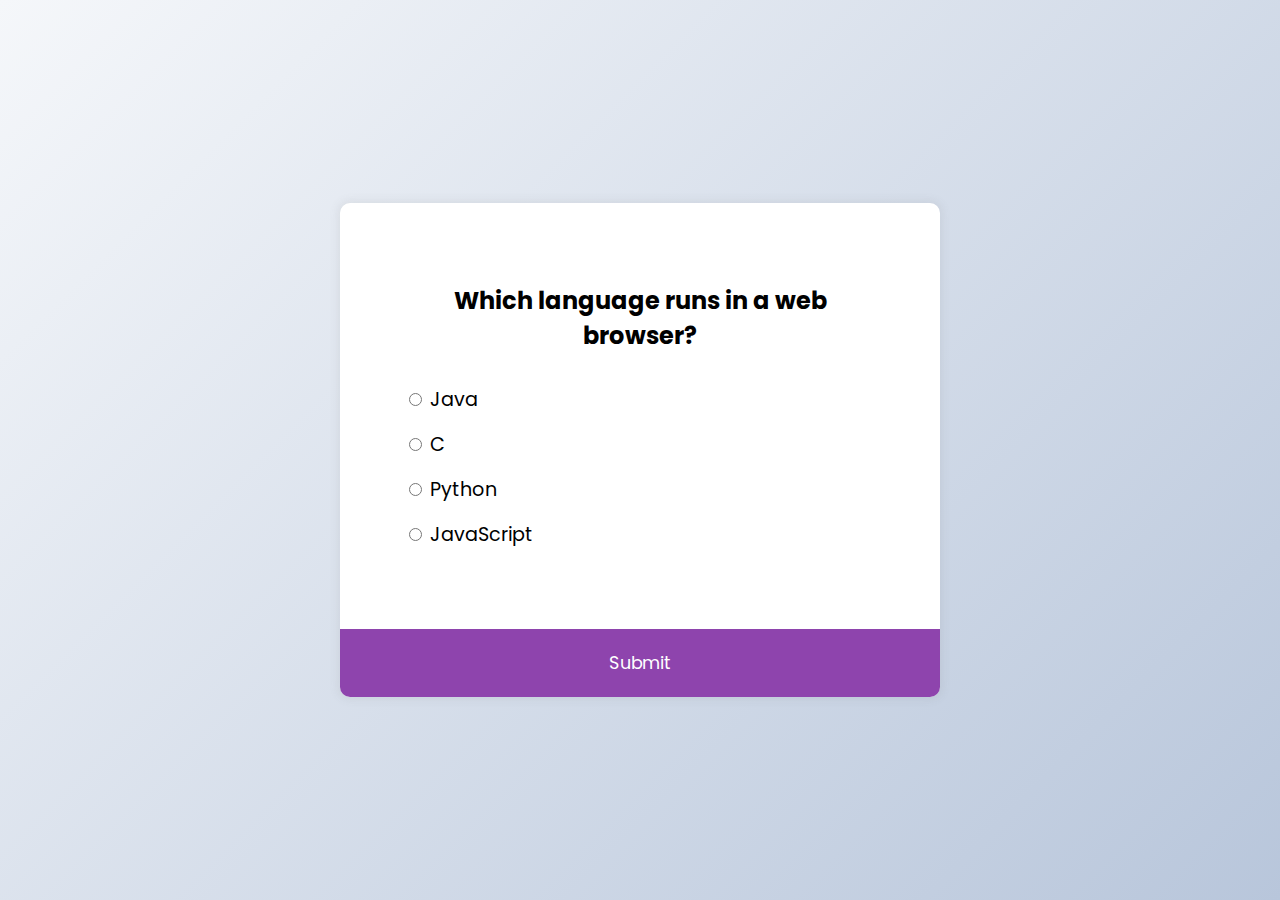
<file: 015_quiz-app/index.html>
<!DOCTYPE html>
<html lang="en">
  <head>
    <meta charset="UTF-8" />
    <meta name="viewport" content="width=device-width, initial-scale=1.0" />
    <link rel="stylesheet" href="style.css" />
    <title>Quiz App</title>
  </head>
  <body>
    <div class="quiz-container" id="quiz">
      <div class="quiz-header">
        <h2 id="question">Question text</h2>
        <ul>
          <li>
            <input type="radio" name="answer" id="a" class="answer">
            <label for="a" id="a_text">Question</label>
          </li>

          <li>
            <input type="radio" name="answer" id="b" class="answer">
            <label for="b" id="b_text">Question</label>
          </li>

          <li>
            <input type="radio" name="answer" id="c" class="answer">
            <label for="c" id="c_text">Question</label>
          </li>

          <li>
            <input type="radio" name="answer" id="d" class="answer">
            <label for="d" id="d_text">Question</label>
          </li>
        </ul>
      </div>
      <button id="submit">Submit</button>
    </div>
    <script src="script.js"></script>
  </body>
</html>
</file>
<file: 005_Text-Effect/style.css>
@import url('https://fonts.googleapis.com/css2?family=Roboto:wght@400;700&display=swap');

* {
  box-sizing: border-box;
}

body {
  background-color: darksalmon;
  font-family: 'Roboto', sans-serif;
  display: flex;
  flex-direction: column;
  align-items: center;
  justify-content: center;
  height: 100vh;
  overflow: hidden;
  margin: 0;
}

div {
  position: absolute;
  bottom: 20px;
  background: rgba(0, 0, 0, 0.1);
  padding: 10px 20px;
  font-size: 18px;
}

input {
  width: 50px;
  padding: 5px;
  font-size: 18px;
  background-color: darksalmon;
  border: none;
  text-align: center;
}

input:focus {
  outline: none;
}
</file>
<file: 006_NavBar/style.css>
@import url('https://fonts.googleapis.com/css?family=Open+Sans');

* {
  box-sizing: border-box;
  margin: 0;
  padding: 0;
}

body {
  font-family: 'Open Sans', sans-serif;
  color: #222;
  padding-bottom: 50px;
}

.container {
  max-width: 1200px;
  margin: 0 auto;
}

.nav {
  position: fixed;
  background-color: #222;
  top: 0;
  left: 0;
  right: 0;
  transition: all 0.3s ease-in-out;
}

.nav .container {
  display: flex;
  justify-content: space-between;
  align-items: center;
  padding: 20px 0;
  transition: all 0.3s ease-in-out;
}

.nav ul {
  display: flex;
  list-style-type: none;
  align-items: center;
  justify-content: center;
}

.nav a {
  color: #fff;
  text-decoration: none;
  padding: 7px 15px;
  transition: all 0.3s ease-in-out;
}

.nav.active {
  background-color: #fff;
  box-shadow: 0 2px 10px rgba(0, 0, 0, 0.3);
}

.nav.active a {
  color: #000;
}

.nav.active .container {
  padding: 10px 0;
}

.nav a.current,
.nav a:hover {
  color: #c0392b;
  font-weight: bold;
}

.hero {
  background-image: url('https://images.pexels.com/photos/450035/pexels-photo-450035.jpeg?auto=compress&cs=tinysrgb&dpr=2&h=750&w=1260');
  background-repeat: no-repeat;
  background-size: cover;
  background-position: bottom center;
  height: 100vh;
  color: #fff;
  display: flex;
  justify-content: center;
  align-items: center;
  text-align: center;
  position: relative;
  margin-bottom: 20px;
  z-index: -2;
}

.hero::before {
  content: '';
  position: absolute;
  top: 0;
  left: 0;
  width: 100%;
  height: 100%;
  background-color: rgba(0, 0, 0, 0.5);
  z-index: -1;
}

.hero h1 {
  font-size: 46px;
  margin: -20px 0 20px;
}

.hero p {
  font-size: 20px;
  letter-spacing: 1px;
}

.content h2,
.content h3 {
  font-size: 150%;
  margin: 20px 0;
}

.content p {
  color: #555;
  line-height: 30px;
  letter-spacing: 1.2px;
}
</file>
<file: 007_Slider/style.css>
@import url('https://fonts.googleapis.com/css2?family=Roboto:wght@400;700&display=swap');

* {
  box-sizing: border-box;
}

body {
  font-family: 'Roboto', sans-serif;
  display: flex;
  flex-direction: column;
  align-items: center;
  justify-content: center;
  height: 100vh;
  overflow: hidden;
  margin: 0;
  background-position: center center;
  background-size: cover;
  transition: 0.4s;
}

body::before {
  content: '';
  position: absolute;
  top: 0;
  left: 0;
  width: 100%;
  height: 100vh;
  background-color: rgba(0, 0, 0, 0.7);
  z-index: -1;
}

.slider-container {
  box-shadow: 0 3px 6px rgba(0, 0, 0, 0.16), 0 3px 6px rgba(0, 0, 0, 0.23);
  height: 70vh;
  width: 70vw;
  position: relative;
  overflow: hidden;
}

.slide {
  opacity: 0;
  height: 100vh;
  width: 100vw;
  background-position: center center;
  background-size: cover;
  position: absolute;
  top: -15vh;
  left: -15vw;
  transition: 0.4s ease;
  z-index: 1;
}

.slide.active {
  opacity: 1;
}

.arrow {
  position: fixed;
  background-color: transparent;
  color: #fff;
  padding: 20px;
  font-size: 30px;
  border: 2px solid orange;
  top: 50%;
  transform: translateY(-50%);
  cursor: pointer;
}

.arrow:focus {
  outline: 0;
}

.left-arrow {
  left: calc(15vw - 65px);
}

.right-arrow {
  right: calc(15vw - 65px);
}
</file>
<file: 008_Search/style.css>
@import url('https://fonts.googleapis.com/css2?family=Roboto:wght@400;700&display=swap');

* {
  box-sizing: border-box;
}

body {
  background-image: linear-gradient(90deg, #7d5fff, #7158e2);
  font-family: 'Roboto', sans-serif;
  display: flex;
  align-items: center;
  justify-content: center;
  height: 100vh;
  overflow: hidden;
  margin: 0;
}

.search {
  position: relative;
  height: 50px;
}

.search .input {
  background-color: #fff;
  border: 0;
  font-size: 18px;
  padding: 15px;
  height: 50px;
  width: 50px;
  transition: width 0.3s ease;
}

.btn {
  background-color: #fff;
  border: 0;
  cursor: pointer;
  font-size: 24px;
  position: absolute;
  top: 0;
  left: 0;
  height: 50px;
  width: 50px;
  transition: transform 0.3s ease;
}

.btn:focus,
.input:focus {
  outline: none;
}

.search.active .input {
  width: 200px;
}

.search.active .btn {
  transform: translateX(198px);
}
</file>
<file: 009_split-landing-page/style.css>
@import url('https://fonts.googleapis.com/css2?family=Roboto:wght@400;700&display=swap');

:root {
  --left-bg-color: rgba(87, 84, 236, 0.7);
  --right-bg-color: rgba(43, 43, 43, 0.8);
  --left-btn-hover-color: rgba(87, 84, 236, 1);
  --right-btn-hover-color: rgba(28, 122, 28, 1);
  --hover-width: 75%;
  --other-width: 25%;
  --speed: 1000ms;
}

* {
  box-sizing: border-box;
}

body {
  font-family: 'Roboto', sans-serif;
  height: 100vh;
  overflow: hidden;
  margin: 0;
}

h1 {
  font-size: 4rem;
  color: #fff;
  position: absolute;
  left: 50%;
  top: 20%;
  transform: translateX(-50%);
  white-space: nowrap;
}

.btn {
  position: absolute;
  display: flex;
  align-items: center;
  justify-content: center;
  left: 50%;
  top: 40%;
  transform: translateX(-50%);
  text-decoration: none;
  color: #fff;
  border: #fff solid 0.2rem;
  font-size: 1rem;
  font-weight: bold;
  text-transform: uppercase;
  width: 15rem;
  padding: 1.5rem;
}

.split.left .btn:hover {
  background-color: var(--left-btn-hover-color);
  border-color: var(--left-btn-hover-color);
}

.split.right .btn:hover {
  background-color: var(--right-btn-hover-color);
  border-color: var(--right-btn-hover-color);
}

.container {
  position: relative;
  width: 100%;
  height: 100%;
  background: #333;
}

.split {
  position: absolute;
  width: 50%;
  height: 100%;
  overflow: hidden;
}

.split.left {
  left: 0;
  background: url('ps.jpg');
  background-repeat: no-repeat;
  background-size: cover;
}

.split.left::before {
  content: '';
  position: absolute;
  width: 100%;
  height: 100%;
  background-color: var(--left-bg-color);
}

.split.right {
  right: 0;
  background: url('xbox.jpg');
  background-repeat: no-repeat;
  background-size: cover;
}

.split.right::before {
  content: '';
  position: absolute;
  width: 100%;
  height: 100%;
  background-color: var(--right-bg-color);
}

.split.right,
.split.left,
.split.right::before,
.split.left::before {
  transition: all var(--speed) ease-in-out;
}

.hover-left .left {
  width: var(--hover-width);
}

.hover-left .right {
  width: var(--other-width);
}

.hover-right .right {
  width: var(--hover-width);
}

.hover-right .left {
  width: var(--other-width);
}

@media (max-width: 800px) {
  h1 {
    font-size: 2rem;
    top: 30%;
  }

  .btn {
    padding: 1.2rem;
    width: 12rem;
  }
}
</file>
<file: 011_incrementing-counter/style.css>
@import url('https://fonts.googleapis.com/css?family=Roboto+Mono&display=swap');

* {
  box-sizing: border-box;
}

body {
  background-color: #8e44ad;
  color: #fff;
  font-family: 'Roboto Mono', sans-serif;
  display: flex;
  align-items: center;
  justify-content: center;
  height: 100vh;
  overflow: hidden;
  margin: 0;
}

.counter-container {
  display: flex;
  flex-direction: column;
  justify-content: center;
  text-align: center;
  margin: 30px 50px;
}

.counter {
  font-size: 60px;
  margin-top: 10px;
}

@media (max-width: 580px) {
  body {
    flex-direction: column;
  }
}
</file>
<file: 012_button-ripple-effect/style.css>
@import url('https://fonts.googleapis.com/css2?family=Roboto:wght@400;700&display=swap');

* {
  box-sizing: border-box;
}

body {
  background-color: #000;
  font-family: 'Roboto', sans-serif;
  display: flex;
  flex-direction: column;
  align-items: center;
  justify-content: center;
  height: 100vh;
  overflow: hidden;
  margin: 0;
}

button {
  background-color: purple;
  color: #fff;
  border: 1px purple solid;
  font-size: 14px;
  text-transform: uppercase;
  letter-spacing: 2px;
  padding: 20px 30px;
  overflow: hidden;
  margin: 10px 0;
  position: relative;
}

button:focus {
  outline: none;
}

button .circle {
  position: absolute;
  background-color: #fff;
  width: 100px;
  height: 100px;
  border-radius: 50%;
  transform: translate(-50%, -50%) scale(0);
  animation: scale 0.5s ease-out;
}

@keyframes scale {
  to {
    transform: translate(-50%, -50%) scale(3);
    opacity: 0;
  }
}
</file>
<file: 013_AdminLTE/plugins/daterangepicker/daterangepicker.css>
.daterangepicker {
  position: absolute;
  color: inherit;
  background-color: #fff;
  border-radius: 4px;
  border: 1px solid #ddd;
  width: 278px;
  max-width: none;
  padding: 0;
  margin-top: 7px;
  top: 100px;
  left: 20px;
  z-index: 3001;
  display: none;
  font-family: arial;
  font-size: 15px;
  line-height: 1em;
}

.daterangepicker:before, .daterangepicker:after {
  position: absolute;
  display: inline-block;
  border-bottom-color: rgba(0, 0, 0, 0.2);
  content: '';
}

.daterangepicker:before {
  top: -7px;
  border-right: 7px solid transparent;
  border-left: 7px solid transparent;
  border-bottom: 7px solid #ccc;
}

.daterangepicker:after {
  top: -6px;
  border-right: 6px solid transparent;
  border-bottom: 6px solid #fff;
  border-left: 6px solid transparent;
}

.daterangepicker.opensleft:before {
  right: 9px;
}

.daterangepicker.opensleft:after {
  right: 10px;
}

.daterangepicker.openscenter:before {
  left: 0;
  right: 0;
  width: 0;
  margin-left: auto;
  margin-right: auto;
}

.daterangepicker.openscenter:after {
  left: 0;
  right: 0;
  width: 0;
  margin-left: auto;
  margin-right: auto;
}

.daterangepicker.opensright:before {
  left: 9px;
}

.daterangepicker.opensright:after {
  left: 10px;
}

.daterangepicker.drop-up {
  margin-top: -7px;
}

.daterangepicker.drop-up:before {
  top: initial;
  bottom: -7px;
  border-bottom: initial;
  border-top: 7px solid #ccc;
}

.daterangepicker.drop-up:after {
  top: initial;
  bottom: -6px;
  border-bottom: initial;
  border-top: 6px solid #fff;
}

.daterangepicker.single .daterangepicker .ranges, .daterangepicker.single .drp-calendar {
  float: none;
}

.daterangepicker.single .drp-selected {
  display: none;
}

.daterangepicker.show-calendar .drp-calendar {
  display: block;
}

.daterangepicker.show-calendar .drp-buttons {
  display: block;
}

.daterangepicker.auto-apply .drp-buttons {
  display: none;
}

.daterangepicker .drp-calendar {
  display: none;
  max-width: 270px;
}

.daterangepicker .drp-calendar.left {
  padding: 8px 0 8px 8px;
}

.daterangepicker .drp-calendar.right {
  padding: 8px;
}

.daterangepicker .drp-calendar.single .calendar-table {
  border: none;
}

.daterangepicker .calendar-table .next span, .daterangepicker .calendar-table .prev span {
  color: #fff;
  border: solid black;
  border-width: 0 2px 2px 0;
  border-radius: 0;
  display: inline-block;
  padding: 3px;
}

.daterangepicker .calendar-table .next span {
  transform: rotate(-45deg);
  -webkit-transform: rotate(-45deg);
}

.daterangepicker .calendar-table .prev span {
  transform: rotate(135deg);
  -webkit-transform: rotate(135deg);
}

.daterangepicker .calendar-table th, .daterangepicker .calendar-table td {
  white-space: nowrap;
  text-align: center;
  vertical-align: middle;
  min-width: 32px;
  width: 32px;
  height: 24px;
  line-height: 24px;
  font-size: 12px;
  border-radius: 4px;
  border: 1px solid transparent;
  white-space: nowrap;
  cursor: pointer;
}

.daterangepicker .calendar-table {
  border: 1px solid #fff;
  border-radius: 4px;
  background-color: #fff;
}

.daterangepicker .calendar-table table {
  width: 100%;
  margin: 0;
  border-spacing: 0;
  border-collapse: collapse;
}

.daterangepicker td.available:hover, .daterangepicker th.available:hover {
  background-color: #eee;
  border-color: transparent;
  color: inherit;
}

.daterangepicker td.week, .daterangepicker th.week {
  font-size: 80%;
  color: #ccc;
}

.daterangepicker td.off, .daterangepicker td.off.in-range, .daterangepicker td.off.start-date, .daterangepicker td.off.end-date {
  background-color: #fff;
  border-color: transparent;
  color: #999;
}

.daterangepicker td.in-range {
  background-color: #ebf4f8;
  border-color: transparent;
  color: #000;
  border-radius: 0;
}

.daterangepicker td.start-date {
  border-radius: 4px 0 0 4px;
}

.daterangepicker td.end-date {
  border-radius: 0 4px 4px 0;
}

.daterangepicker td.start-date.end-date {
  border-radius: 4px;
}

.daterangepicker td.active, .daterangepicker td.active:hover {
  background-color: #357ebd;
  border-color: transparent;
  color: #fff;
}

.daterangepicker th.month {
  width: auto;
}

.daterangepicker td.disabled, .daterangepicker option.disabled {
  color: #999;
  cursor: not-allowed;
  text-decoration: line-through;
}

.daterangepicker select.monthselect, .daterangepicker select.yearselect {
  font-size: 12px;
  padding: 1px;
  height: auto;
  margin: 0;
  cursor: default;
}

.daterangepicker select.monthselect {
  margin-right: 2%;
  width: 56%;
}

.daterangepicker select.yearselect {
  width: 40%;
}

.daterangepicker select.hourselect, .daterangepicker select.minuteselect, .daterangepicker select.secondselect, .daterangepicker select.ampmselect {
  width: 50px;
  margin: 0 auto;
  background: #eee;
  border: 1px solid #eee;
  padding: 2px;
  outline: 0;
  font-size: 12px;
}

.daterangepicker .calendar-time {
  text-align: center;
  margin: 4px auto 0 auto;
  line-height: 30px;
  position: relative;
}

.daterangepicker .calendar-time select.disabled {
  color: #ccc;
  cursor: not-allowed;
}

.daterangepicker .drp-buttons {
  clear: both;
  text-align: right;
  padding: 8px;
  border-top: 1px solid #ddd;
  display: none;
  line-height: 12px;
  vertical-align: middle;
}

.daterangepicker .drp-selected {
  display: inline-block;
  font-size: 12px;
  padding-right: 8px;
}

.daterangepicker .drp-buttons .btn {
  margin-left: 8px;
  font-size: 12px;
  font-weight: bold;
  padding: 4px 8px;
}

.daterangepicker.show-ranges.single.rtl .drp-calendar.left {
  border-right: 1px solid #ddd;
}

.daterangepicker.show-ranges.single.ltr .drp-calendar.left {
  border-left: 1px solid #ddd;
}

.daterangepicker.show-ranges.rtl .drp-calendar.right {
  border-right: 1px solid #ddd;
}

.daterangepicker.show-ranges.ltr .drp-calendar.left {
  border-left: 1px solid #ddd;
}

.daterangepicker .ranges {
  float: none;
  text-align: left;
  margin: 0;
}

.daterangepicker.show-calendar .ranges {
  margin-top: 8px;
}

.daterangepicker .ranges ul {
  list-style: none;
  margin: 0 auto;
  padding: 0;
  width: 100%;
}

.daterangepicker .ranges li {
  font-size: 12px;
  padding: 8px 12px;
  cursor: pointer;
}

.daterangepicker .ranges li:hover {
  background-color: #eee;
}

.daterangepicker .ranges li.active {
  background-color: #08c;
  color: #fff;
}

/*  Larger Screen Styling */
@media (min-width: 564px) {
  .daterangepicker {
    width: auto;
  }

  .daterangepicker .ranges ul {
    width: 140px;
  }

  .daterangepicker.single .ranges ul {
    width: 100%;
  }

  .daterangepicker.single .drp-calendar.left {
    clear: none;
  }

  .daterangepicker.single .ranges, .daterangepicker.single .drp-calendar {
    float: left;
  }

  .daterangepicker {
    direction: ltr;
    text-align: left;
  }

  .daterangepicker .drp-calendar.left {
    clear: left;
    margin-right: 0;
  }

  .daterangepicker .drp-calendar.left .calendar-table {
    border-right: none;
    border-top-right-radius: 0;
    border-bottom-right-radius: 0;
  }

  .daterangepicker .drp-calendar.right {
    margin-left: 0;
  }

  .daterangepicker .drp-calendar.right .calendar-table {
    border-left: none;
    border-top-left-radius: 0;
    border-bottom-left-radius: 0;
  }

  .daterangepicker .drp-calendar.left .calendar-table {
    padding-right: 8px;
  }

  .daterangepicker .ranges, .daterangepicker .drp-calendar {
    float: left;
  }
}

@media (min-width: 730px) {
  .daterangepicker .ranges {
    width: auto;
  }

  .daterangepicker .ranges {
    float: left;
  }

  .daterangepicker.rtl .ranges {
    float: right;
  }

  .daterangepicker .drp-calendar.left {
    clear: none !important;
  }
}
</file>
<file: 015_quiz-app/style.css>
@import url('https://fonts.googleapis.com/css2?family=Poppins:wght@200;400&display=swap');

* {
  box-sizing: border-box;
}

body {
  background-color: #b8c6db;
  background-image: linear-gradient(315deg, #b8c6db 0%, #f5f7fa 100%);
  font-family: 'Poppins', sans-serif;
  display: flex;
  align-items: center;
  justify-content: center;
  height: 100vh;
  overflow: hidden;
  margin: 0;
}

.quiz-container {
  background-color: #fff;
  border-radius: 10px;
  box-shadow: 0 0 10px 2px rgba(100, 100, 100, 0.1);
  width: 600px;
  overflow: hidden;
}

.quiz-header {
  padding: 4rem;
}

h2 {
  padding: 1rem;
  text-align: center;
  margin: 0;
}

ul {
  list-style-type: none;
  padding: 0;
}

ul li {
  font-size: 1.2rem;
  margin: 1rem 0;
}

ul li label {
  cursor: pointer;
}

button {
  background-color: #8e44ad;
  color: #fff;
  border: none;
  display: block;
  width: 100%;
  cursor: pointer;
  font-size: 1.1rem;
  font-family: inherit;
  padding: 1.3rem;
}

button:hover {
  background-color: #732d91;
}

button:focus {
  outline: none;
  background-color: #5e3370;
}
</file>
<file: 013_AdminLTE/plugins/jqvmap/jqvmap.min.css>
.jqvmap-label,.jqvmap-pin{pointer-events:none}.jqvmap-label{position:absolute;display:none;-webkit-border-radius:3px;-moz-border-radius:3px;border-radius:3px;background:#292929;color:#fff;font-family:sans-serif,Verdana;font-size:smaller;padding:3px}.jqvmap-zoomin,.jqvmap-zoomout{position:absolute;left:10px;-webkit-border-radius:3px;-moz-border-radius:3px;border-radius:3px;background:#000;padding:3px;color:#fff;width:10px;height:10px;cursor:pointer;line-height:10px;text-align:center}.jqvmap-zoomin{top:10px}.jqvmap-zoomout{top:30px}.jqvmap-region{cursor:pointer}.jqvmap-ajax_response{width:100%;height:500px}
</file>
<file: 013_AdminLTE/plugins/overlayScrollbars/css/OverlayScrollbars.min.css>
/*!
 * OverlayScrollbars
 * https://github.com/KingSora/OverlayScrollbars
 *
 * Version: 1.13.0
 *
 * Copyright KingSora | Rene Haas.
 * https://github.com/KingSora
 *
 * Released under the MIT license.
 * Date: 02.08.2020
 */
html.os-html,html.os-html>.os-host{display:block;overflow:hidden;box-sizing:border-box;height:100%!important;width:100%!important;min-width:100%!important;min-height:100%!important;margin:0!important;position:absolute!important}html.os-html>.os-host>.os-padding{position:absolute}body.os-dragging,body.os-dragging *{cursor:default}.os-host,.os-host-textarea{position:relative;overflow:visible!important;-webkit-box-orient:vertical;-webkit-box-direction:normal;-ms-flex-direction:column;flex-direction:column;-ms-flex-wrap:nowrap;flex-wrap:nowrap;-webkit-box-pack:start;-ms-flex-pack:start;justify-content:flex-start;-ms-flex-line-pack:start;align-content:flex-start;-webkit-box-align:start;-ms-flex-align:start;-ms-grid-row-align:flex-start;align-items:flex-start}.os-host-flexbox{overflow:hidden!important;display:-webkit-box;display:-ms-flexbox;display:flex}.os-host-flexbox>.os-size-auto-observer{height:inherit!important}.os-host-flexbox>.os-content-glue{-webkit-box-flex:1;-ms-flex-positive:1;flex-grow:1;-ms-flex-negative:0;flex-shrink:0}.os-host-flexbox>.os-size-auto-observer,.os-host-flexbox>.os-content-glue{min-height:0;min-width:0;-webkit-box-flex:0;-ms-flex-positive:0;flex-grow:0;-ms-flex-negative:1;flex-shrink:1;-ms-flex-preferred-size:auto;flex-basis:auto}#os-dummy-scrollbar-size{position:fixed;opacity:0;-ms-filter:'progid:DXImageTransform.Microsoft.Alpha(Opacity=0)';visibility:hidden;overflow:scroll;height:500px;width:500px}#os-dummy-scrollbar-size>div{width:200%;height:200%;margin:10px 0}#os-dummy-scrollbar-size:before,#os-dummy-scrollbar-size:after,.os-content:before,.os-content:after{content:'';display:table;width:.01px;height:.01px;line-height:0;font-size:0;flex-grow:0;flex-shrink:0;visibility:hidden}#os-dummy-scrollbar-size,.os-viewport{-ms-overflow-style:scrollbar!important}.os-viewport-native-scrollbars-invisible#os-dummy-scrollbar-size,.os-viewport-native-scrollbars-invisible.os-viewport{scrollbar-width:none!important}.os-viewport-native-scrollbars-invisible#os-dummy-scrollbar-size::-webkit-scrollbar,.os-viewport-native-scrollbars-invisible.os-viewport::-webkit-scrollbar,.os-viewport-native-scrollbars-invisible#os-dummy-scrollbar-size::-webkit-scrollbar-corner,.os-viewport-native-scrollbars-invisible.os-viewport::-webkit-scrollbar-corner{display:none!important;width:0!important;height:0!important;visibility:hidden!important;background:0 0!important}.os-content-glue{box-sizing:inherit;max-height:100%;max-width:100%;width:100%;pointer-events:none}.os-padding{box-sizing:inherit;direction:inherit;position:absolute;overflow:visible;padding:0;margin:0;left:0;top:0;bottom:0;right:0;width:auto!important;height:auto!important;z-index:0}.os-host-overflow>.os-padding{overflow:hidden}.os-viewport{direction:inherit!important;box-sizing:inherit!important;resize:none!important;outline:0!important;position:absolute;overflow:hidden;top:0;left:0;bottom:0;right:0;padding:0;margin:0;-webkit-overflow-scrolling:touch}.os-content-arrange{position:absolute;z-index:-1;min-height:1px;min-width:1px;pointer-events:none}.os-content{direction:inherit;box-sizing:border-box!important;position:relative;display:block;height:100%;width:100%;height:100%;width:100%;visibility:visible}.os-content>.os-textarea{box-sizing:border-box!important;direction:inherit!important;background:0 0!important;outline:0 transparent!important;overflow:hidden!important;position:absolute!important;display:block!important;top:0!important;left:0!important;margin:0!important;border-radius:0!important;float:none!important;-webkit-filter:none!important;filter:none!important;border:0!important;resize:none!important;-webkit-transform:none!important;transform:none!important;max-width:none!important;max-height:none!important;box-shadow:none!important;-webkit-perspective:none!important;perspective:none!important;opacity:1!important;z-index:1!important;clip:auto!important;vertical-align:baseline!important;padding:0}.os-host-rtl>.os-padding>.os-viewport>.os-content>.os-textarea{right:0!important}.os-content>.os-textarea-cover{z-index:-1;pointer-events:none}.os-content>.os-textarea[wrap=off]{white-space:pre!important;margin:0!important}.os-text-inherit{font-family:inherit;font-size:inherit;font-weight:inherit;font-style:inherit;font-variant:inherit;text-transform:inherit;text-decoration:inherit;text-indent:inherit;text-align:inherit;text-shadow:inherit;text-overflow:inherit;letter-spacing:inherit;word-spacing:inherit;line-height:inherit;unicode-bidi:inherit;direction:inherit;color:inherit;cursor:text}.os-resize-observer,.os-resize-observer-host{box-sizing:inherit;display:block;visibility:hidden;position:absolute;top:0;left:0;height:100%;width:100%;overflow:hidden;pointer-events:none;z-index:-1}.os-resize-observer-host{padding:inherit;border:inherit;border-color:transparent;border-style:solid;box-sizing:border-box}.os-resize-observer-host.observed{display:flex;flex-direction:column;justify-content:flex-start;align-items:flex-start}.os-resize-observer-host>.os-resize-observer,.os-resize-observer-host.observed>.os-resize-observer{height:200%;width:200%;padding:inherit;border:inherit;margin:0;display:block;box-sizing:content-box}.os-resize-observer-host.observed>.os-resize-observer,.os-resize-observer-host.observed>.os-resize-observer:before{display:flex;position:relative;flex-grow:1;flex-shrink:0;flex-basis:auto;box-sizing:border-box}.os-resize-observer-host.observed>.os-resize-observer:before{content:'';box-sizing:content-box;padding:inherit;border:inherit;margin:0}.os-size-auto-observer{box-sizing:inherit!important;height:100%;width:inherit;max-width:1px;position:relative;float:left;max-height:1px;overflow:hidden;z-index:-1;padding:0;margin:0;pointer-events:none;-webkit-box-flex:inherit;-ms-flex-positive:inherit;flex-grow:inherit;-ms-flex-negative:0;flex-shrink:0;-ms-flex-preferred-size:0;flex-basis:0}.os-size-auto-observer>.os-resize-observer{width:1000%;height:1000%;min-height:1px;min-width:1px}.os-resize-observer-item{position:absolute;top:0;right:0;bottom:0;left:0;overflow:hidden;z-index:-1;opacity:0;direction:ltr!important;-webkit-box-flex:0!important;-ms-flex:none!important;flex:none!important}.os-resize-observer-item-final{position:absolute;left:0;top:0;-webkit-transition:none!important;transition:none!important;-webkit-box-flex:0!important;-ms-flex:none!important;flex:none!important}.os-resize-observer{-webkit-animation-duration:.001s;animation-duration:.001s;-webkit-animation-name:os-resize-observer-dummy-animation;animation-name:os-resize-observer-dummy-animation}object.os-resize-observer{box-sizing:border-box!important}@-webkit-keyframes os-resize-observer-dummy-animation{0%{z-index:0}to{z-index:-1}}@keyframes os-resize-observer-dummy-animation{0%{z-index:0}to{z-index:-1}}.os-host-transition>.os-scrollbar,.os-host-transition>.os-scrollbar-corner{-webkit-transition:opacity .3s,visibility .3s,top .3s,right .3s,bottom .3s,left .3s;transition:opacity .3s,visibility .3s,top .3s,right .3s,bottom .3s,left .3s}html.os-html>.os-host>.os-scrollbar{position:absolute;z-index:999999}.os-scrollbar,.os-scrollbar-corner{position:absolute;opacity:1;-ms-filter:'progid:DXImageTransform.Microsoft.Alpha(Opacity=100)';z-index:1}.os-scrollbar-corner{bottom:0;right:0}.os-scrollbar{pointer-events:none}.os-scrollbar-track{pointer-events:auto;position:relative;height:100%;width:100%;padding:0!important;border:0!important}.os-scrollbar-handle{pointer-events:auto;position:absolute;width:100%;height:100%}.os-scrollbar-handle-off,.os-scrollbar-track-off{pointer-events:none}.os-scrollbar.os-scrollbar-unusable,.os-scrollbar.os-scrollbar-unusable *{pointer-events:none!important}.os-scrollbar.os-scrollbar-unusable .os-scrollbar-handle{opacity:0!important}.os-scrollbar-horizontal{bottom:0;left:0}.os-scrollbar-vertical{top:0;right:0}.os-host-rtl>.os-scrollbar-horizontal{right:0}.os-host-rtl>.os-scrollbar-vertical{right:auto;left:0}.os-host-rtl>.os-scrollbar-corner{right:auto;left:0}.os-scrollbar-auto-hidden,.os-padding+.os-scrollbar-corner,.os-host-resize-disabled.os-host-scrollbar-horizontal-hidden>.os-scrollbar-corner,.os-host-scrollbar-horizontal-hidden>.os-scrollbar-horizontal,.os-host-resize-disabled.os-host-scrollbar-vertical-hidden>.os-scrollbar-corner,.os-host-scrollbar-vertical-hidden>.os-scrollbar-vertical,.os-scrollbar-horizontal.os-scrollbar-auto-hidden+.os-scrollbar-vertical+.os-scrollbar-corner,.os-scrollbar-horizontal+.os-scrollbar-vertical.os-scrollbar-auto-hidden+.os-scrollbar-corner,.os-scrollbar-horizontal.os-scrollbar-auto-hidden+.os-scrollbar-vertical.os-scrollbar-auto-hidden+.os-scrollbar-corner{opacity:0;visibility:hidden;pointer-events:none}.os-scrollbar-corner-resize-both{cursor:nwse-resize}.os-host-rtl>.os-scrollbar-corner-resize-both{cursor:nesw-resize}.os-scrollbar-corner-resize-horizontal{cursor:ew-resize}.os-scrollbar-corner-resize-vertical{cursor:ns-resize}.os-dragging .os-scrollbar-corner.os-scrollbar-corner-resize{cursor:default}.os-host-resize-disabled.os-host-scrollbar-horizontal-hidden>.os-scrollbar-vertical{top:0;bottom:0}.os-host-resize-disabled.os-host-scrollbar-vertical-hidden>.os-scrollbar-horizontal,.os-host-rtl.os-host-resize-disabled.os-host-scrollbar-vertical-hidden>.os-scrollbar-horizontal{right:0;left:0}.os-scrollbar:hover,.os-scrollbar-corner.os-scrollbar-corner-resize{opacity:1!important;visibility:visible!important}.os-scrollbar-corner.os-scrollbar-corner-resize{background-image:url([data-uri]);background-repeat:no-repeat;background-position:100% 100%;pointer-events:auto!important}.os-host-rtl>.os-scrollbar-corner.os-scrollbar-corner-resize{-webkit-transform:scale(-1,1);transform:scale(-1,1)}.os-host-overflow{overflow:hidden!important}.os-theme-none>.os-scrollbar-horizontal,.os-theme-none>.os-scrollbar-vertical,.os-theme-none>.os-scrollbar-corner{display:none!important}.os-theme-none>.os-scrollbar-corner-resize{display:block!important;min-width:10px;min-height:10px}.os-theme-dark>.os-scrollbar-horizontal,.os-theme-light>.os-scrollbar-horizontal{right:10px;height:10px}.os-theme-dark>.os-scrollbar-vertical,.os-theme-light>.os-scrollbar-vertical{bottom:10px;width:10px}.os-theme-dark.os-host-rtl>.os-scrollbar-horizontal,.os-theme-light.os-host-rtl>.os-scrollbar-horizontal{left:10px;right:0}.os-theme-dark>.os-scrollbar-corner,.os-theme-light>.os-scrollbar-corner{height:10px;width:10px}.os-theme-dark>.os-scrollbar-corner,.os-theme-light>.os-scrollbar-corner{background-color:transparent}.os-theme-dark>.os-scrollbar,.os-theme-light>.os-scrollbar{padding:2px;box-sizing:border-box;background:0 0}.os-theme-dark>.os-scrollbar.os-scrollbar-unusable,.os-theme-light>.os-scrollbar.os-scrollbar-unusable{background:0 0}.os-theme-dark>.os-scrollbar>.os-scrollbar-track,.os-theme-light>.os-scrollbar>.os-scrollbar-track{background:0 0}.os-theme-dark>.os-scrollbar-horizontal>.os-scrollbar-track>.os-scrollbar-handle,.os-theme-light>.os-scrollbar-horizontal>.os-scrollbar-track>.os-scrollbar-handle{min-width:30px}.os-theme-dark>.os-scrollbar-vertical>.os-scrollbar-track>.os-scrollbar-handle,.os-theme-light>.os-scrollbar-vertical>.os-scrollbar-track>.os-scrollbar-handle{min-height:30px}.os-theme-dark.os-host-transition>.os-scrollbar>.os-scrollbar-track>.os-scrollbar-handle,.os-theme-light.os-host-transition>.os-scrollbar>.os-scrollbar-track>.os-scrollbar-handle{-webkit-transition:background-color .3s;transition:background-color .3s}.os-theme-dark>.os-scrollbar>.os-scrollbar-track>.os-scrollbar-handle,.os-theme-light>.os-scrollbar>.os-scrollbar-track>.os-scrollbar-handle,.os-theme-dark>.os-scrollbar>.os-scrollbar-track,.os-theme-light>.os-scrollbar>.os-scrollbar-track{border-radius:10px}.os-theme-dark>.os-scrollbar>.os-scrollbar-track>.os-scrollbar-handle{background:rgba(0,0,0,.4)}.os-theme-light>.os-scrollbar>.os-scrollbar-track>.os-scrollbar-handle{background:rgba(255,255,255,.4)}.os-theme-dark>.os-scrollbar:hover>.os-scrollbar-track>.os-scrollbar-handle{background:rgba(0,0,0,.55)}.os-theme-light>.os-scrollbar:hover>.os-scrollbar-track>.os-scrollbar-handle{background:rgba(255,255,255,.55)}.os-theme-dark>.os-scrollbar>.os-scrollbar-track>.os-scrollbar-handle.active{background:rgba(0,0,0,.7)}.os-theme-light>.os-scrollbar>.os-scrollbar-track>.os-scrollbar-handle.active{background:rgba(255,255,255,.7)}.os-theme-dark>.os-scrollbar-horizontal .os-scrollbar-handle:before,.os-theme-dark>.os-scrollbar-vertical .os-scrollbar-handle:before,.os-theme-light>.os-scrollbar-horizontal .os-scrollbar-handle:before,.os-theme-light>.os-scrollbar-vertical .os-scrollbar-handle:before{content:'';position:absolute;left:0;right:0;top:0;bottom:0;display:block}.os-theme-dark.os-host-scrollbar-horizontal-hidden>.os-scrollbar-horizontal .os-scrollbar-handle:before,.os-theme-dark.os-host-scrollbar-vertical-hidden>.os-scrollbar-vertical .os-scrollbar-handle:before,.os-theme-light.os-host-scrollbar-horizontal-hidden>.os-scrollbar-horizontal .os-scrollbar-handle:before,.os-theme-light.os-host-scrollbar-vertical-hidden>.os-scrollbar-vertical .os-scrollbar-handle:before{display:none}.os-theme-dark>.os-scrollbar-horizontal .os-scrollbar-handle:before,.os-theme-light>.os-scrollbar-horizontal .os-scrollbar-handle:before{top:-6px;bottom:-2px}.os-theme-dark>.os-scrollbar-vertical .os-scrollbar-handle:before,.os-theme-light>.os-scrollbar-vertical .os-scrollbar-handle:before{left:-6px;right:-2px}.os-host-rtl.os-theme-dark>.os-scrollbar-vertical .os-scrollbar-handle:before,.os-host-rtl.os-theme-light>.os-scrollbar-vertical .os-scrollbar-handle:before{right:-6px;left:-2px}
</file>
<file: 013_AdminLTE/plugins/summernote/summernote-bs4.min.css>
@font-face{font-display:auto;font-family:summernote;font-style:normal;font-weight:400;src:url(font/summernote.eot?#iefix) format("embedded-opentype"),url(font/summernote.woff2) format("woff2"),url(font/summernote.woff) format("woff"),url(font/summernote.ttf) format("truetype")}[class*=" note-icon"]:before,[class^=note-icon]:before{text-rendering:auto;-moz-osx-font-smoothing:grayscale;-webkit-font-smoothing:antialiased;speak:none;display:inline-block;font-family:summernote;font-size:inherit;font-style:normal;text-decoration:inherit;text-transform:none;vertical-align:middle}.note-icon-fw{text-align:center;width:1.25em}.note-icon-border{border:.08em solid #eee;border-radius:.1em;padding:.2em .25em .15em}.note-icon-pull-left{float:left}.note-icon-pull-right{float:right}.note-icon.note-icon-pull-left{margin-right:.3em}.note-icon.note-icon-pull-right{margin-left:.3em}.note-icon-align:before{content:"\ea01"}.note-icon-align-center:before{content:"\ea02"}.note-icon-align-indent:before{content:"\ea03"}.note-icon-align-justify:before{content:"\ea04"}.note-icon-align-left:before{content:"\ea05"}.note-icon-align-outdent:before{content:"\ea06"}.note-icon-align-right:before{content:"\ea07"}.note-icon-arrow-circle-down:before{content:"\ea08"}.note-icon-arrow-circle-left:before{content:"\ea09"}.note-icon-arrow-circle-right:before{content:"\ea0a"}.note-icon-arrow-circle-up:before{content:"\ea0b"}.note-icon-arrows-alt:before{content:"\ea0c"}.note-icon-arrows-h:before{content:"\ea0d"}.note-icon-arrows-v:before{content:"\ea0e"}.note-icon-bold:before{content:"\ea0f"}.note-icon-caret:before{content:"\ea10"}.note-icon-chain-broken:before{content:"\ea11"}.note-icon-circle:before{content:"\ea12"}.note-icon-close:before{content:"\ea13"}.note-icon-code:before{content:"\ea14"}.note-icon-col-after:before{content:"\ea15"}.note-icon-col-before:before{content:"\ea16"}.note-icon-col-remove:before{content:"\ea17"}.note-icon-eraser:before{content:"\ea18"}.note-icon-float-left:before{content:"\ea19"}.note-icon-float-none:before{content:"\ea1a"}.note-icon-float-right:before{content:"\ea1b"}.note-icon-font:before{content:"\ea1c"}.note-icon-frame:before{content:"\ea1d"}.note-icon-italic:before{content:"\ea1e"}.note-icon-link:before{content:"\ea1f"}.note-icon-magic:before{content:"\ea20"}.note-icon-menu-check:before{content:"\ea21"}.note-icon-minus:before{content:"\ea22"}.note-icon-orderedlist:before{content:"\ea23"}.note-icon-pencil:before{content:"\ea24"}.note-icon-picture:before{content:"\ea25"}.note-icon-question:before{content:"\ea26"}.note-icon-redo:before{content:"\ea27"}.note-icon-rollback:before{content:"\ea28"}.note-icon-row-above:before{content:"\ea29"}.note-icon-row-below:before{content:"\ea2a"}.note-icon-row-remove:before{content:"\ea2b"}.note-icon-special-character:before{content:"\ea2c"}.note-icon-square:before{content:"\ea2d"}.note-icon-strikethrough:before{content:"\ea2e"}.note-icon-subscript:before{content:"\ea2f"}.note-icon-summernote:before{content:"\ea30"}.note-icon-superscript:before{content:"\ea31"}.note-icon-table:before{content:"\ea32"}.note-icon-text-height:before{content:"\ea33"}.note-icon-trash:before{content:"\ea34"}.note-icon-underline:before{content:"\ea35"}.note-icon-undo:before{content:"\ea36"}.note-icon-unorderedlist:before{content:"\ea37"}.note-icon-video:before{content:"\ea38"}.note-editor{position:relative}.note-editor .note-dropzone{background-color:#fff;color:#87cefa;display:none;opacity:.95;position:absolute;z-index:100}.note-editor .note-dropzone .note-dropzone-message{display:table-cell;font-size:28px;font-weight:700;text-align:center;vertical-align:middle}.note-editor .note-dropzone.hover{color:#098ddf}.note-editor.dragover .note-dropzone{display:table}.note-editor .note-editing-area{position:relative}.note-editor .note-editing-area .note-editable{outline:none}.note-editor .note-editing-area .note-editable sup{vertical-align:super}.note-editor .note-editing-area .note-editable sub{vertical-align:sub}.note-editor .note-editing-area .note-editable img.note-float-left{margin-right:10px}.note-editor .note-editing-area .note-editable img.note-float-right{margin-left:10px}.note-editor.note-airframe,.note-editor.note-frame{border:1px solid #00000032}.note-editor.note-airframe.codeview .note-editing-area .note-editable,.note-editor.note-frame.codeview .note-editing-area .note-editable{display:none}.note-editor.note-airframe.codeview .note-editing-area .note-codable,.note-editor.note-frame.codeview .note-editing-area .note-codable{display:block}.note-editor.note-airframe .note-editing-area,.note-editor.note-frame .note-editing-area{overflow:hidden}.note-editor.note-airframe .note-editing-area .note-editable,.note-editor.note-frame .note-editing-area .note-editable{word-wrap:break-word;overflow:auto;padding:10px}.note-editor.note-airframe .note-editing-area .note-editable[contenteditable=false],.note-editor.note-frame .note-editing-area .note-editable[contenteditable=false]{background-color:#8080801d}.note-editor.note-airframe .note-editing-area .note-codable,.note-editor.note-frame .note-editing-area .note-codable{background-color:#222;border:none;border-radius:0;box-shadow:none;-ms-box-sizing:border-box;box-sizing:border-box;color:#ccc;display:none;font-family:Menlo,Monaco,monospace,sans-serif;font-size:14px;margin-bottom:0;outline:none;padding:10px;resize:none;width:100%}.note-editor.note-airframe.fullscreen,.note-editor.note-frame.fullscreen{left:0;position:fixed;top:0;width:100%!important;z-index:1050}.note-editor.note-airframe.fullscreen .note-resizebar,.note-editor.note-frame.fullscreen .note-resizebar{display:none}.note-editor.note-airframe .note-status-output,.note-editor.note-frame .note-status-output{border:0;border-top:1px solid #e2e2e2;color:#000;display:block;font-size:14px;height:20px;line-height:1.42857143;margin-bottom:0;width:100%}.note-editor.note-airframe .note-status-output:empty,.note-editor.note-frame .note-status-output:empty{border-top:0 solid transparent;height:0}.note-editor.note-airframe .note-status-output .pull-right,.note-editor.note-frame .note-status-output .pull-right{float:right!important}.note-editor.note-airframe .note-status-output .text-muted,.note-editor.note-frame .note-status-output .text-muted{color:#777}.note-editor.note-airframe .note-status-output .text-primary,.note-editor.note-frame .note-status-output .text-primary{color:#286090}.note-editor.note-airframe .note-status-output .text-success,.note-editor.note-frame .note-status-output .text-success{color:#3c763d}.note-editor.note-airframe .note-status-output .text-info,.note-editor.note-frame .note-status-output .text-info{color:#31708f}.note-editor.note-airframe .note-status-output .text-warning,.note-editor.note-frame .note-status-output .text-warning{color:#8a6d3b}.note-editor.note-airframe .note-status-output .text-danger,.note-editor.note-frame .note-status-output .text-danger{color:#a94442}.note-editor.note-airframe .note-status-output .alert,.note-editor.note-frame .note-status-output .alert{background-color:#f5f5f5;border-radius:0;color:#000;margin:-7px 0 0;padding:7px 10px 2px}.note-editor.note-airframe .note-status-output .alert .note-icon,.note-editor.note-frame .note-status-output .alert .note-icon{margin-right:5px}.note-editor.note-airframe .note-status-output .alert-success,.note-editor.note-frame .note-status-output .alert-success{background-color:#dff0d8!important;color:#3c763d!important}.note-editor.note-airframe .note-status-output .alert-info,.note-editor.note-frame .note-status-output .alert-info{background-color:#d9edf7!important;color:#31708f!important}.note-editor.note-airframe .note-status-output .alert-warning,.note-editor.note-frame .note-status-output .alert-warning{background-color:#fcf8e3!important;color:#8a6d3b!important}.note-editor.note-airframe .note-status-output .alert-danger,.note-editor.note-frame .note-status-output .alert-danger{background-color:#f2dede!important;color:#a94442!important}.note-editor.note-airframe .note-statusbar,.note-editor.note-frame .note-statusbar{background-color:#8080801d;border-bottom-left-radius:4px;border-bottom-right-radius:4px;border-top:1px solid #00000032}.note-editor.note-airframe .note-statusbar .note-resizebar,.note-editor.note-frame .note-statusbar .note-resizebar{cursor:ns-resize;height:9px;padding-top:1px;width:100%}.note-editor.note-airframe .note-statusbar .note-resizebar .note-icon-bar,.note-editor.note-frame .note-statusbar .note-resizebar .note-icon-bar{border-top:1px solid #00000032;margin:1px auto;width:20px}.note-editor.note-airframe .note-statusbar.locked .note-resizebar,.note-editor.note-frame .note-statusbar.locked .note-resizebar{cursor:default}.note-editor.note-airframe .note-statusbar.locked .note-resizebar .note-icon-bar,.note-editor.note-frame .note-statusbar.locked .note-resizebar .note-icon-bar{display:none}.note-editor.note-airframe .note-placeholder,.note-editor.note-frame .note-placeholder{padding:10px}.note-editor.note-airframe{border:0}.note-editor.note-airframe .note-editing-area .note-editable{padding:0}.note-popover.popover{display:none;max-width:none}.note-popover.popover .popover-content a{display:inline-block;max-width:200px;overflow:hidden;text-overflow:ellipsis;vertical-align:middle;white-space:nowrap}.note-popover.popover .arrow{left:20px!important}.note-toolbar{position:relative}.note-editor .note-toolbar,.note-popover .popover-content{margin:0;padding:0 0 5px 5px}.note-editor .note-toolbar>.note-btn-group,.note-popover .popover-content>.note-btn-group{margin-left:0;margin-right:5px;margin-top:5px}.note-editor .note-toolbar .note-btn-group .note-table,.note-popover .popover-content .note-btn-group .note-table{min-width:0;padding:5px}.note-editor .note-toolbar .note-btn-group .note-table .note-dimension-picker,.note-popover .popover-content .note-btn-group .note-table .note-dimension-picker{font-size:18px}.note-editor .note-toolbar .note-btn-group .note-table .note-dimension-picker .note-dimension-picker-mousecatcher,.note-popover .popover-content .note-btn-group .note-table .note-dimension-picker .note-dimension-picker-mousecatcher{cursor:pointer;height:10em;position:absolute!important;width:10em;z-index:3}.note-editor .note-toolbar .note-btn-group .note-table .note-dimension-picker .note-dimension-picker-unhighlighted,.note-popover .popover-content .note-btn-group .note-table .note-dimension-picker .note-dimension-picker-unhighlighted{background:url("[data-uri]") repeat;height:5em;position:relative!important;width:5em;z-index:1}.note-editor .note-toolbar .note-btn-group .note-table .note-dimension-picker .note-dimension-picker-highlighted,.note-popover .popover-content .note-btn-group .note-table .note-dimension-picker .note-dimension-picker-highlighted{background:url("[data-uri]") repeat;height:1em;position:absolute!important;width:1em;z-index:2}.note-editor .note-toolbar .note-style .dropdown-style blockquote,.note-editor .note-toolbar .note-style .dropdown-style pre,.note-popover .popover-content .note-style .dropdown-style blockquote,.note-popover .popover-content .note-style .dropdown-style pre{margin:0;padding:5px 10px}.note-editor .note-toolbar .note-style .dropdown-style h1,.note-editor .note-toolbar .note-style .dropdown-style h2,.note-editor .note-toolbar .note-style .dropdown-style h3,.note-editor .note-toolbar .note-style .dropdown-style h4,.note-editor .note-toolbar .note-style .dropdown-style h5,.note-editor .note-toolbar .note-style .dropdown-style h6,.note-editor .note-toolbar .note-style .dropdown-style p,.note-popover .popover-content .note-style .dropdown-style h1,.note-popover .popover-content .note-style .dropdown-style h2,.note-popover .popover-content .note-style .dropdown-style h3,.note-popover .popover-content .note-style .dropdown-style h4,.note-popover .popover-content .note-style .dropdown-style h5,.note-popover .popover-content .note-style .dropdown-style h6,.note-popover .popover-content .note-style .dropdown-style p{margin:0;padding:0}.note-editor .note-toolbar .note-color-all .note-dropdown-menu,.note-popover .popover-content .note-color-all .note-dropdown-menu{min-width:337px}.note-editor .note-toolbar .note-color .dropdown-toggle,.note-popover .popover-content .note-color .dropdown-toggle{padding-left:5px;width:20px}.note-editor .note-toolbar .note-color .note-dropdown-menu .note-palette,.note-popover .popover-content .note-color .note-dropdown-menu .note-palette{display:inline-block;margin:0;width:160px}.note-editor .note-toolbar .note-color .note-dropdown-menu .note-palette:first-child,.note-popover .popover-content .note-color .note-dropdown-menu .note-palette:first-child{margin:0 5px}.note-editor .note-toolbar .note-color .note-dropdown-menu .note-palette .note-palette-title,.note-popover .popover-content .note-color .note-dropdown-menu .note-palette .note-palette-title{border-bottom:1px solid #eee;font-size:12px;margin:2px 7px;text-align:center}.note-editor .note-toolbar .note-color .note-dropdown-menu .note-palette .note-color-reset,.note-editor .note-toolbar .note-color .note-dropdown-menu .note-palette .note-color-select,.note-popover .popover-content .note-color .note-dropdown-menu .note-palette .note-color-reset,.note-popover .popover-content .note-color .note-dropdown-menu .note-palette .note-color-select{border-radius:5px;cursor:pointer;font-size:11px;margin:3px;padding:0 3px;width:100%}.note-editor .note-toolbar .note-color .note-dropdown-menu .note-palette .note-color-reset:hover,.note-editor .note-toolbar .note-color .note-dropdown-menu .note-palette .note-color-select:hover,.note-popover .popover-content .note-color .note-dropdown-menu .note-palette .note-color-reset:hover,.note-popover .popover-content .note-color .note-dropdown-menu .note-palette .note-color-select:hover{background:#eee}.note-editor .note-toolbar .note-color .note-dropdown-menu .note-palette .note-color-row,.note-popover .popover-content .note-color .note-dropdown-menu .note-palette .note-color-row{height:20px}.note-editor .note-toolbar .note-color .note-dropdown-menu .note-palette .note-color-select-btn,.note-popover .popover-content .note-color .note-dropdown-menu .note-palette .note-color-select-btn{display:none}.note-editor .note-toolbar .note-color .note-dropdown-menu .note-palette .note-holder-custom .note-color-btn,.note-popover .popover-content .note-color .note-dropdown-menu .note-palette .note-holder-custom .note-color-btn{border:1px solid #eee}.note-editor .note-toolbar .note-para .note-dropdown-menu,.note-popover .popover-content .note-para .note-dropdown-menu{min-width:228px;padding:5px}.note-editor .note-toolbar .note-para .note-dropdown-menu>div+div,.note-popover .popover-content .note-para .note-dropdown-menu>div+div{margin-left:5px}.note-editor .note-toolbar .note-dropdown-menu,.note-popover .popover-content .note-dropdown-menu{min-width:160px}.note-editor .note-toolbar .note-dropdown-menu.right,.note-popover .popover-content .note-dropdown-menu.right{left:auto;right:0}.note-editor .note-toolbar .note-dropdown-menu.right:before,.note-popover .popover-content .note-dropdown-menu.right:before{left:auto!important;right:9px}.note-editor .note-toolbar .note-dropdown-menu.right:after,.note-popover .popover-content .note-dropdown-menu.right:after{left:auto!important;right:10px}.note-editor .note-toolbar .note-dropdown-menu.note-check a i,.note-popover .popover-content .note-dropdown-menu.note-check a i{color:#00bfff;visibility:hidden}.note-editor .note-toolbar .note-dropdown-menu.note-check a.checked i,.note-popover .popover-content .note-dropdown-menu.note-check a.checked i{visibility:visible}.note-editor .note-toolbar .note-fontsize-10,.note-popover .popover-content .note-fontsize-10{font-size:10px}.note-editor .note-toolbar .note-color-palette,.note-popover .popover-content .note-color-palette{line-height:1}.note-editor .note-toolbar .note-color-palette div .note-color-btn,.note-popover .popover-content .note-color-palette div .note-color-btn{border:0;border-radius:0;height:20px;margin:0;padding:0;width:20px}.note-editor .note-toolbar .note-color-palette div .note-color-btn:hover,.note-popover .popover-content .note-color-palette div .note-color-btn:hover{transform:scale(1.2);transition:all .2s}.note-modal .modal-dialog{border-radius:5px;box-shadow:0 3px 9px rgba(0,0,0,.5);outline:0}.note-modal .form-group{margin-left:0;margin-right:0}.note-modal .note-modal-form{margin:0}.note-modal .note-image-dialog .note-dropzone{border:4px dashed #d3d3d3;color:#d3d3d3;font-size:30px;line-height:4;margin-bottom:10px;min-height:100px;text-align:center}@-moz-document url-prefix(){.note-modal .note-image-input{height:auto}}.note-placeholder{color:gray;display:none;position:absolute}.note-handle .note-control-selection{border:1px solid #000;display:none;position:absolute}.note-handle .note-control-selection>div{position:absolute}.note-handle .note-control-selection .note-control-selection-bg{background-color:#000;-ms-filter:progid:DXImageTransform.Microsoft.Alpha(opacity=30);filter:alpha(opacity=30);height:100%;-webkit-opacity:.3;-khtml-opacity:.3;-moz-opacity:.3;opacity:.3;width:100%}.note-handle .note-control-selection .note-control-handle,.note-handle .note-control-selection .note-control-holder,.note-handle .note-control-selection .note-control-sizing{border:1px solid #000;height:7px;width:7px}.note-handle .note-control-selection .note-control-sizing{background-color:#000}.note-handle .note-control-selection .note-control-nw{border-bottom:none;border-right:none;left:-5px;top:-5px}.note-handle .note-control-selection .note-control-ne{border-bottom:none;border-left:none;right:-5px;top:-5px}.note-handle .note-control-selection .note-control-sw{border-right:none;border-top:none;bottom:-5px;left:-5px}.note-handle .note-control-selection .note-control-se{bottom:-5px;cursor:se-resize;right:-5px}.note-handle .note-control-selection .note-control-se.note-control-holder{border-left:none;border-top:none;cursor:default}.note-handle .note-control-selection .note-control-selection-info{background-color:#000;border-radius:5px;bottom:0;color:#fff;-ms-filter:progid:DXImageTransform.Microsoft.Alpha(opacity=70);filter:alpha(opacity=70);font-size:12px;margin:5px;-webkit-opacity:.7;-khtml-opacity:.7;-moz-opacity:.7;opacity:.7;padding:5px;right:0}.note-hint-popover{min-width:100px;padding:2px}.note-hint-popover .popover-content{max-height:150px;overflow:auto;padding:3px}.note-hint-popover .popover-content .note-hint-group .note-hint-item{display:block!important;padding:3px}.note-hint-popover .popover-content .note-hint-group .note-hint-item.active,.note-hint-popover .popover-content .note-hint-group .note-hint-item:hover{background-color:#428bca;clear:both;color:#fff;cursor:pointer;display:block;font-weight:400;line-height:1.4;outline:0;text-decoration:none;white-space:nowrap}body .note-fullscreen-body,html .note-fullscreen-body{overflow:hidden!important}.note-toolbar{background:#8080801d}.note-btn-group .note-btn{border-color:#00000032;font-size:13px;padding:.28rem .65rem}
</file>
